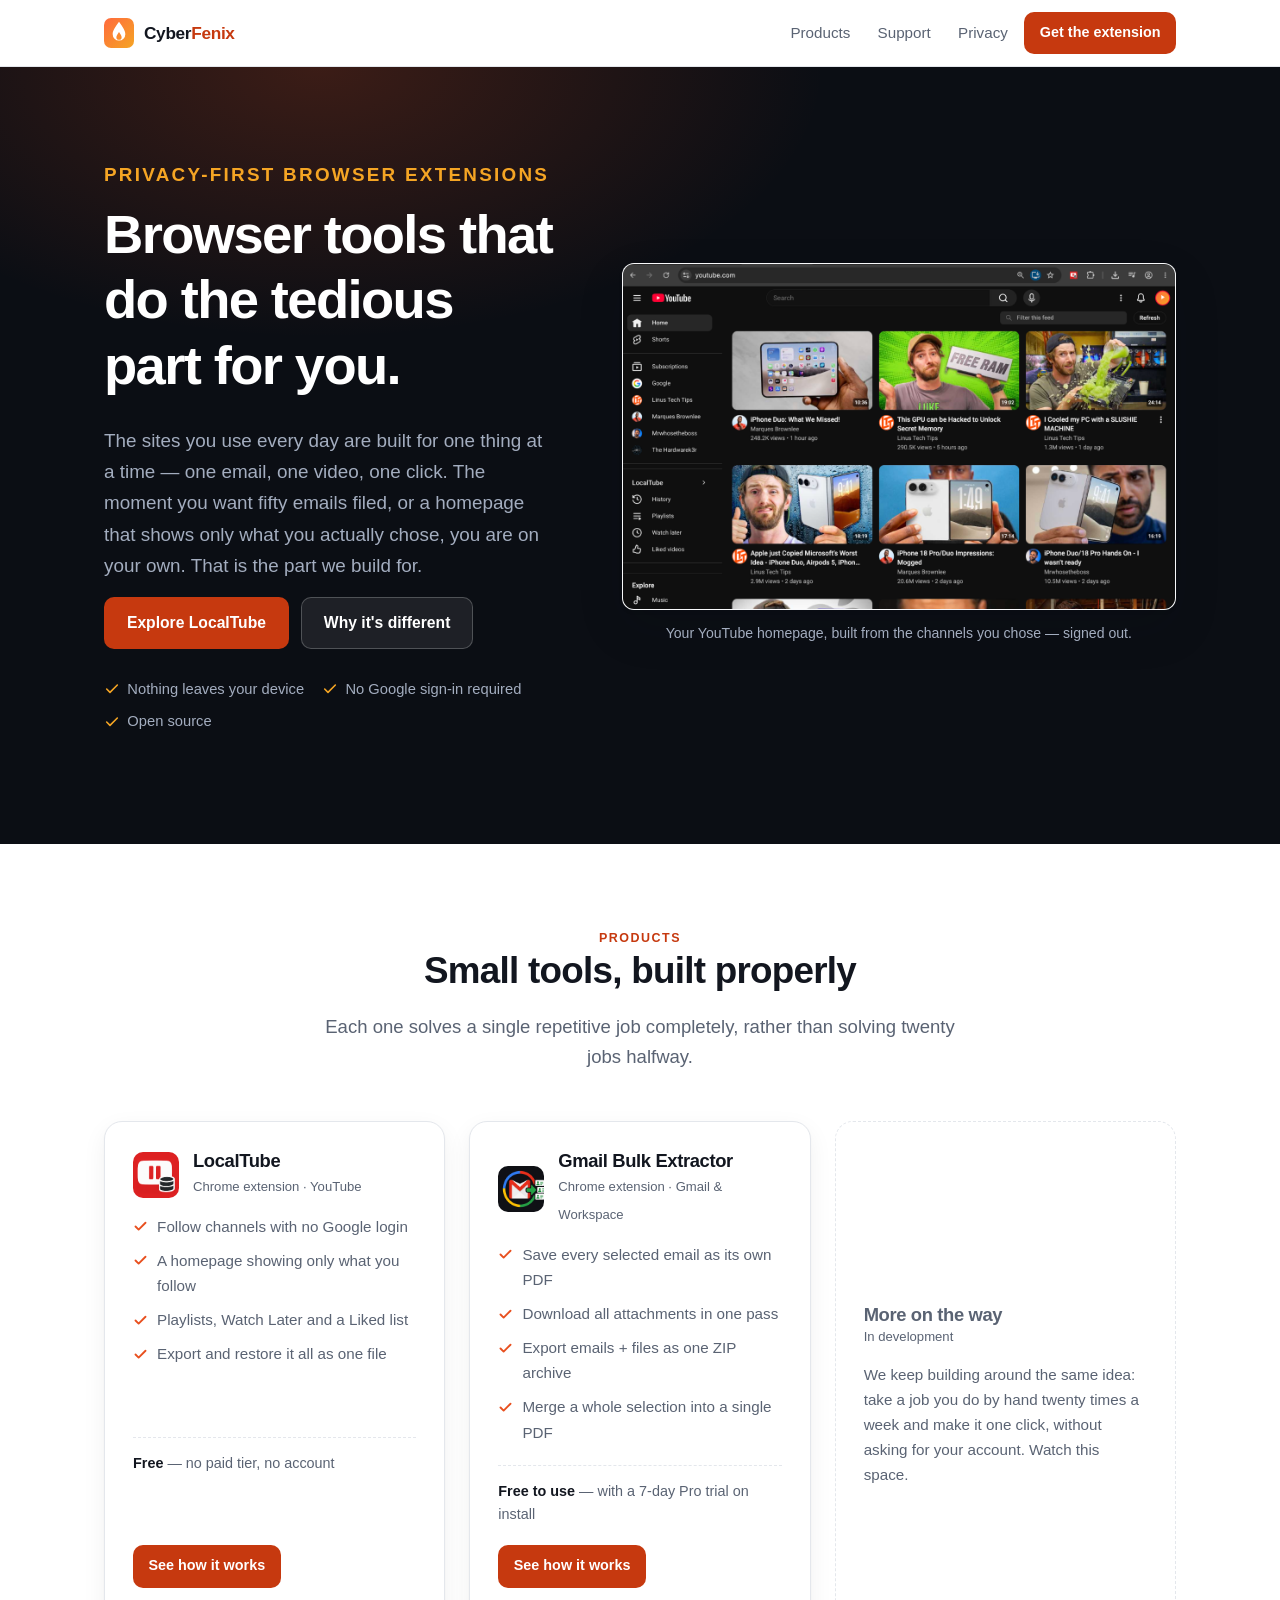
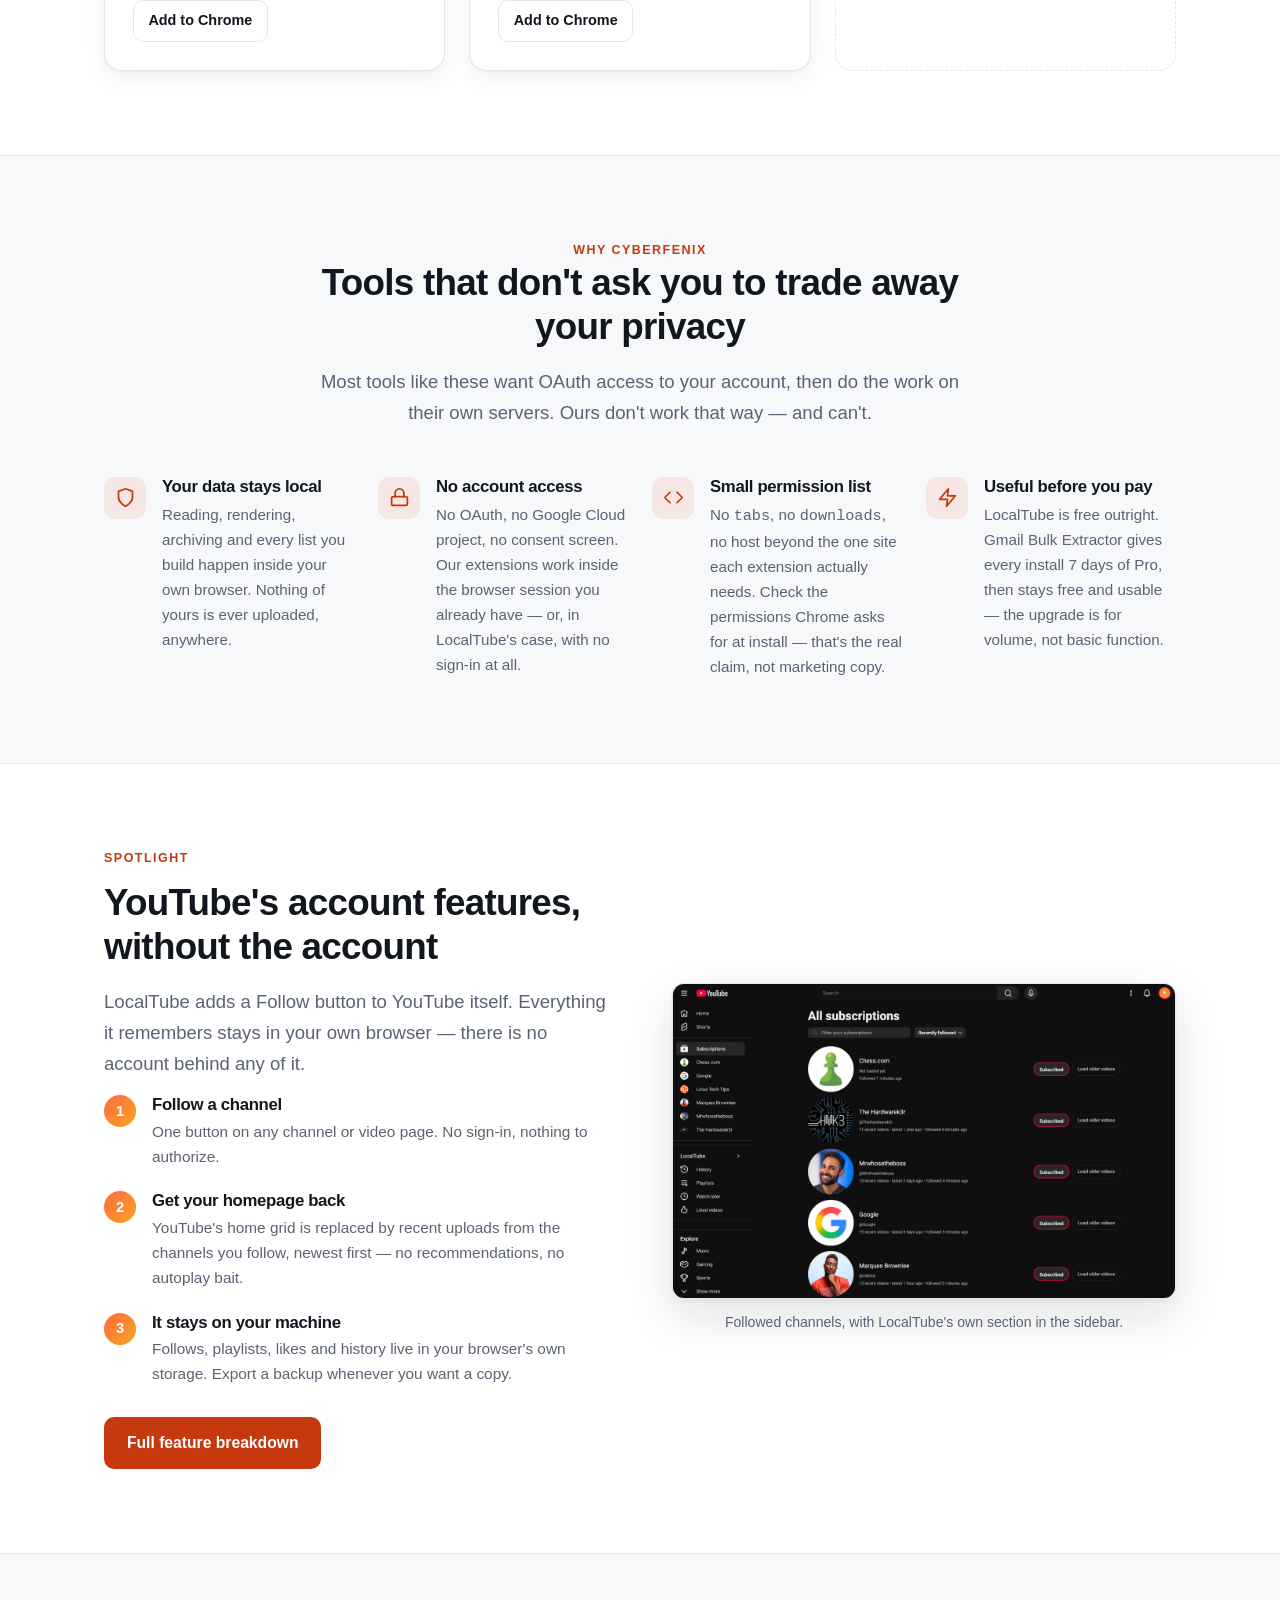
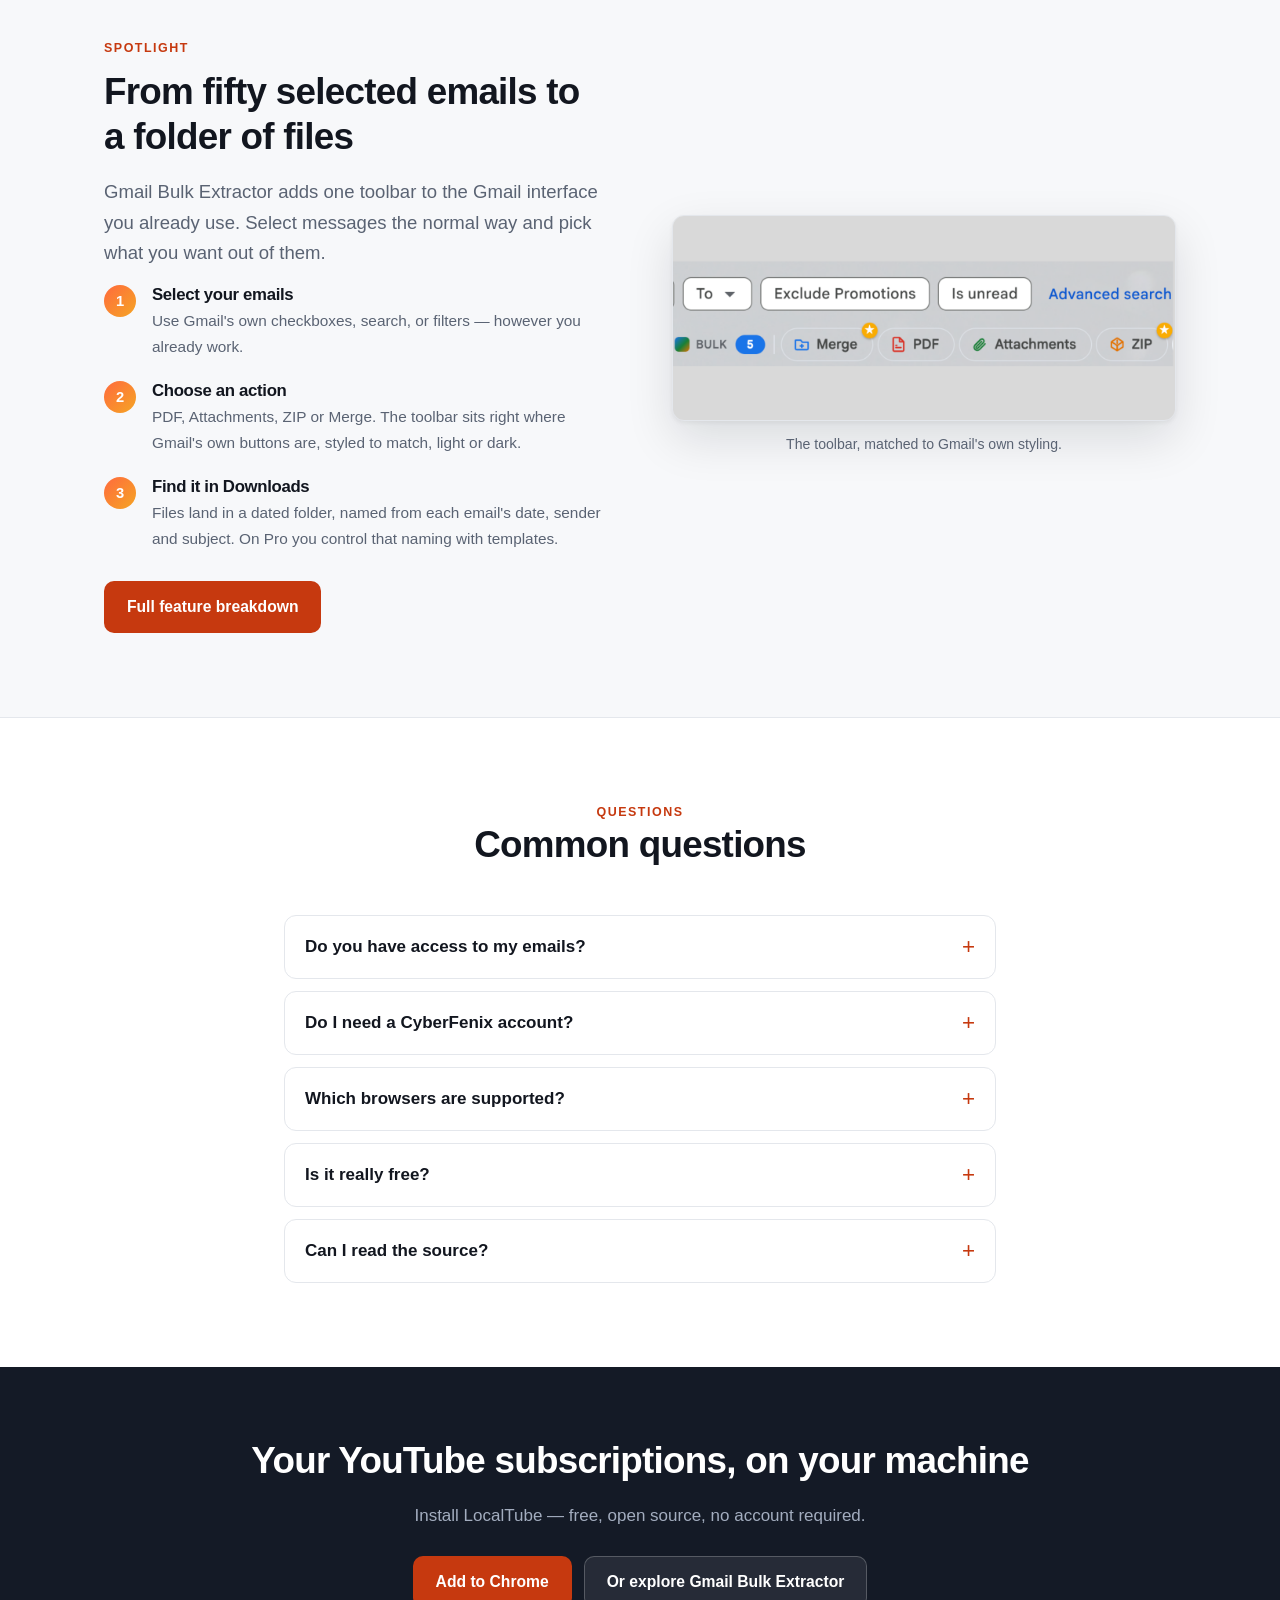
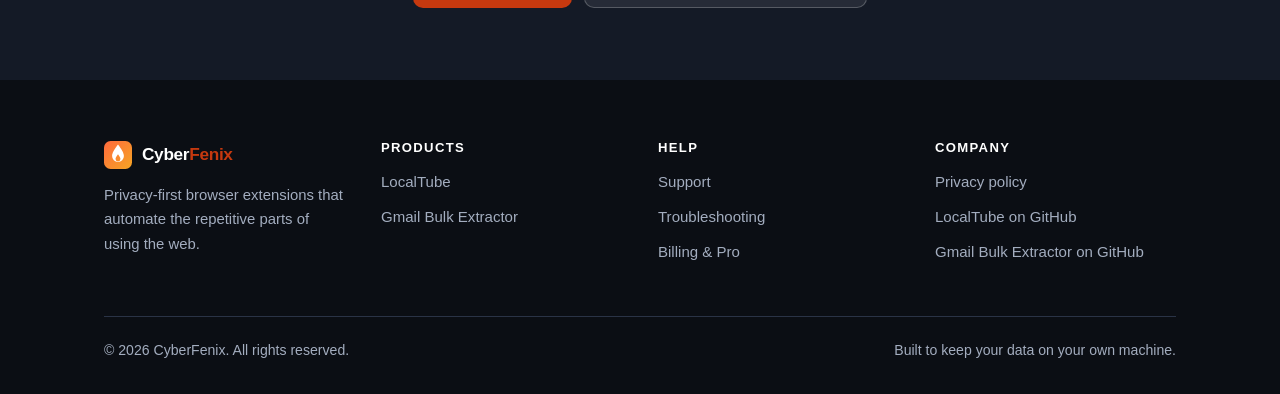
<file: index.html>
<!doctype html>
<html lang="en">
<head>
<meta charset="utf-8">
<meta name="viewport" content="width=device-width, initial-scale=1">
<title>CyberFenix — Browser tools that do the tedious part for you</title>
<meta name="description" content="CyberFenix builds privacy-first browser extensions that do the repetitive parts of the web for you — using YouTube with local subscriptions and playlists, and bulk-saving Gmail emails as PDFs — without giving any app access to your account.">
<link rel="canonical" href="https://cyber-fenix.github.io/">
<link rel="icon" href="assets/img/logo.svg" type="image/svg+xml">
<link rel="apple-touch-icon" href="assets/img/apple-touch-icon.png">
<meta name="theme-color" content="#0b0e14">
<meta property="og:type" content="website">
<meta property="og:site_name" content="CyberFenix">
<meta property="og:title" content="CyberFenix — Browser tools that do the tedious part for you">
<meta property="og:description" content="Privacy-first browser extensions that take the repetitive work off your hands. Nothing leaves your device.">
<meta property="og:url" content="https://cyber-fenix.github.io/">
<meta property="og:image" content="https://cyber-fenix.github.io/assets/img/og-image.png">
<meta name="twitter:card" content="summary_large_image">
<link rel="stylesheet" href="assets/css/site.css">
</head>
<body>
<a class="skip" href="#main">Skip to content</a>

<header class="site-header">
  <div class="wrap">
    <a class="brand" href="./">
      <svg width="30" height="30" viewBox="0 0 64 64" aria-hidden="true">
        <defs><linearGradient id="bg1" x1="0" y1="0" x2="1" y2="1">
          <stop offset="0" stop-color="#ff6a3d"/><stop offset="1" stop-color="#f5a524"/>
        </linearGradient></defs>
        <rect width="64" height="64" rx="15" fill="url(#bg1)"/>
        <path fill="#fff" fill-rule="evenodd" d="M32 8c8.5 12 13.5 19 13.5 26.5a13.5 13.5 0 0 1-27 0C18.5 27 23.5 20 32 8zm0 22c3.6 5.2 5.6 8.2 5.6 11a5.6 5.6 0 0 1-11.2 0c0-2.8 2-5.8 5.6-11z"/>
      </svg>
      <span>Cyber<span class="fen">Fenix</span></span>
    </a>
    <nav class="nav" aria-label="Main">
      <a href="#products">Products</a>
      <a href="support/">Support</a>
      <a href="privacy/">Privacy</a>
      <a class="btn btn-primary btn-sm" href="products/localtube/">Get the extension</a>
    </nav>
  </div>
</header>

<main id="main">

  <section class="hero">
    <div class="wrap hero-grid wide-media">
      <div>
        <p class="eyebrow">Privacy-first browser extensions</p>
        <h1>Browser tools that do the tedious part for you.</h1>
        <p>The sites you use every day are built for one thing at a time — one email,
           one video, one click. The moment you want fifty emails filed, or a homepage
           that shows only what you actually chose, you are on your own. That is the
           part we build for.</p>
        <div class="btn-row">
          <a class="btn btn-primary" href="products/localtube/">Explore LocalTube</a>
          <a class="btn btn-on-ink" href="#why">Why it's different</a>
        </div>
        <ul class="hero-badges">
          <li>
            <svg width="16" height="16" viewBox="0 0 24 24" fill="none" stroke="currentColor" stroke-width="2.4" stroke-linecap="round" stroke-linejoin="round" aria-hidden="true"><path d="M20 6 9 17l-5-5"/></svg>
            Nothing leaves your device
          </li>
          <li>
            <svg width="16" height="16" viewBox="0 0 24 24" fill="none" stroke="currentColor" stroke-width="2.4" stroke-linecap="round" stroke-linejoin="round" aria-hidden="true"><path d="M20 6 9 17l-5-5"/></svg>
            No Google sign-in required
          </li>
          <li>
            <svg width="16" height="16" viewBox="0 0 24 24" fill="none" stroke="currentColor" stroke-width="2.4" stroke-linecap="round" stroke-linejoin="round" aria-hidden="true"><path d="M20 6 9 17l-5-5"/></svg>
            Open source
          </li>
        </ul>
      </div>
      <figure class="shot">
        <img src="assets/img/localtube-shot-home.png" width="1280" height="800"
             alt="A YouTube homepage showing only videos from followed channels, with a LocalTube section added to the sidebar">
        <figcaption>Your YouTube homepage, built from the channels you chose — signed out.</figcaption>
      </figure>
    </div>
  </section>

  <section class="section" id="products">
    <div class="wrap">
      <div class="section-head">
        <p class="eyebrow">Products</p>
        <h2>Small tools, built properly</h2>
        <p class="lede">Each one solves a single repetitive job completely, rather than
           solving twenty jobs halfway.</p>
      </div>

      <div class="grid grid-3">

        <article class="card">
          <div class="card-head">
            <img src="assets/img/localtube-icon.png" width="46" height="46" alt="">
            <div>
              <h3>LocalTube</h3>
              <span class="tag">Chrome extension · YouTube</span>
            </div>
          </div>
          <ul>
            <li><svg width="15" height="15" viewBox="0 0 24 24" fill="none" stroke="currentColor" stroke-width="3" stroke-linecap="round" stroke-linejoin="round" aria-hidden="true"><path d="M20 6 9 17l-5-5"/></svg> Follow channels with no Google login</li>
            <li><svg width="15" height="15" viewBox="0 0 24 24" fill="none" stroke="currentColor" stroke-width="3" stroke-linecap="round" stroke-linejoin="round" aria-hidden="true"><path d="M20 6 9 17l-5-5"/></svg> A homepage showing only what you follow</li>
            <li><svg width="15" height="15" viewBox="0 0 24 24" fill="none" stroke="currentColor" stroke-width="3" stroke-linecap="round" stroke-linejoin="round" aria-hidden="true"><path d="M20 6 9 17l-5-5"/></svg> Playlists, Watch Later and a Liked list</li>
            <li><svg width="15" height="15" viewBox="0 0 24 24" fill="none" stroke="currentColor" stroke-width="3" stroke-linecap="round" stroke-linejoin="round" aria-hidden="true"><path d="M20 6 9 17l-5-5"/></svg> Export and restore it all as one file</li>
          </ul>
          <p class="price"><b>Free</b> — no paid tier, no account</p>
          <div class="btn-row">
            <a class="btn btn-primary btn-sm" href="products/localtube/">See how it works</a>
            <a class="btn btn-ghost btn-sm" href="https://chromewebstore.google.com/detail/localtube-subscriptions-p/npdpcnchpbekajcgmlihancillfdphhd">Add to Chrome</a>
          </div>
        </article>

        <article class="card">
          <div class="card-head">
            <img src="assets/img/gbe-icon.png" width="46" height="46" alt="">
            <div>
              <h3>Gmail Bulk Extractor</h3>
              <span class="tag">Chrome extension · Gmail &amp; Workspace</span>
            </div>
          </div>
          <ul>
            <li><svg width="15" height="15" viewBox="0 0 24 24" fill="none" stroke="currentColor" stroke-width="3" stroke-linecap="round" stroke-linejoin="round" aria-hidden="true"><path d="M20 6 9 17l-5-5"/></svg> Save every selected email as its own PDF</li>
            <li><svg width="15" height="15" viewBox="0 0 24 24" fill="none" stroke="currentColor" stroke-width="3" stroke-linecap="round" stroke-linejoin="round" aria-hidden="true"><path d="M20 6 9 17l-5-5"/></svg> Download all attachments in one pass</li>
            <li><svg width="15" height="15" viewBox="0 0 24 24" fill="none" stroke="currentColor" stroke-width="3" stroke-linecap="round" stroke-linejoin="round" aria-hidden="true"><path d="M20 6 9 17l-5-5"/></svg> Export emails + files as one ZIP archive</li>
            <li><svg width="15" height="15" viewBox="0 0 24 24" fill="none" stroke="currentColor" stroke-width="3" stroke-linecap="round" stroke-linejoin="round" aria-hidden="true"><path d="M20 6 9 17l-5-5"/></svg> Merge a whole selection into a single PDF</li>
          </ul>
          <p class="price"><b>Free to use</b> — with a 7-day Pro trial on install</p>
          <div class="btn-row">
            <a class="btn btn-primary btn-sm" href="products/gmail-bulk-extractor/">See how it works</a>
            <a class="btn btn-ghost btn-sm" href="https://chromewebstore.google.com/detail/gmail-bulk-extractor/kiplmkbhobmlolkeodgophegcdphiolp">Add to Chrome</a>
          </div>
        </article>

        <article class="card card-soon">
          <h3>More on the way</h3>
          <p class="tag" style="margin-bottom:14px">In development</p>
          <p>We keep building around the same idea: take a job you do by hand twenty times
             a week and make it one click, without asking for your account. Watch this space.</p>
        </article>

      </div>
    </div>
  </section>

  <section class="section section-alt" id="why">
    <div class="wrap">
      <div class="section-head">
        <p class="eyebrow">Why CyberFenix</p>
        <h2>Tools that don't ask you to trade away your privacy</h2>
        <p class="lede">Most tools like these want OAuth access to your account, then do the work
           on their own servers. Ours don't work that way — and can't.</p>
      </div>

      <div class="grid grid-4">
        <div class="value">
          <span class="ico" aria-hidden="true">
            <svg width="21" height="21" viewBox="0 0 24 24" fill="none" stroke="currentColor" stroke-width="2" stroke-linecap="round" stroke-linejoin="round"><path d="M12 22s8-4 8-10V5l-8-3-8 3v7c0 6 8 10 8 10z"/></svg>
          </span>
          <div>
            <h3>Your data stays local</h3>
            <p>Reading, rendering, archiving and every list you build happen inside your own
               browser. Nothing of yours is ever uploaded, anywhere.</p>
          </div>
        </div>
        <div class="value">
          <span class="ico" aria-hidden="true">
            <svg width="21" height="21" viewBox="0 0 24 24" fill="none" stroke="currentColor" stroke-width="2" stroke-linecap="round" stroke-linejoin="round"><rect x="3" y="11" width="18" height="10" rx="2"/><path d="M7 11V7a5 5 0 0 1 10 0v4"/></svg>
          </span>
          <div>
            <h3>No account access</h3>
            <p>No OAuth, no Google Cloud project, no consent screen. Our extensions work
               inside the browser session you already have — or, in LocalTube's case, with
               no sign-in at all.</p>
          </div>
        </div>
        <div class="value">
          <span class="ico" aria-hidden="true">
            <svg width="21" height="21" viewBox="0 0 24 24" fill="none" stroke="currentColor" stroke-width="2" stroke-linecap="round" stroke-linejoin="round"><path d="m16 18 6-6-6-6M8 6l-6 6 6 6"/></svg>
          </span>
          <div>
            <h3>Small permission list</h3>
            <p>No <code>tabs</code>, no <code>downloads</code>, no host beyond the one site
               each extension actually needs. Check the permissions Chrome asks for at
               install — that's the real claim, not marketing copy.</p>
          </div>
        </div>
        <div class="value">
          <span class="ico" aria-hidden="true">
            <svg width="21" height="21" viewBox="0 0 24 24" fill="none" stroke="currentColor" stroke-width="2" stroke-linecap="round" stroke-linejoin="round"><path d="M13 2 3 14h9l-1 8 10-12h-9l1-8z"/></svg>
          </span>
          <div>
            <h3>Useful before you pay</h3>
            <p>LocalTube is free outright. Gmail Bulk Extractor gives every install 7 days of
               Pro, then stays free and usable — the upgrade is for volume, not basic function.</p>
          </div>
        </div>
      </div>
    </div>
  </section>

  <section class="section">
    <div class="wrap split">
      <div>
        <p class="eyebrow">Spotlight</p>
        <h2>YouTube's account features, without the account</h2>
        <p class="lede">LocalTube adds a Follow button to YouTube itself. Everything it
           remembers stays in your own browser — there is no account behind any of it.</p>
        <ol class="steps">
          <li>
            <div>
              <h3>Follow a channel</h3>
              <p>One button on any channel or video page. No sign-in, nothing to authorize.</p>
            </div>
          </li>
          <li>
            <div>
              <h3>Get your homepage back</h3>
              <p>YouTube's home grid is replaced by recent uploads from the channels you
                 follow, newest first — no recommendations, no autoplay bait.</p>
            </div>
          </li>
          <li>
            <div>
              <h3>It stays on your machine</h3>
              <p>Follows, playlists, likes and history live in your browser's own storage.
                 Export a backup whenever you want a copy.</p>
            </div>
          </li>
        </ol>
        <div class="btn-row" style="margin-top:30px">
          <a class="btn btn-primary" href="products/localtube/">Full feature breakdown</a>
        </div>
      </div>
      <figure class="shot media">
        <img src="assets/img/localtube-shot-subscriptions.png" width="1280" height="800"
             alt="LocalTube's Subscriptions page listing followed YouTube channels, laid out like YouTube's own">
        <figcaption>Followed channels, with LocalTube's own section in the sidebar.</figcaption>
      </figure>
    </div>
  </section>

  <section class="section section-alt">
    <div class="wrap split">
      <div>
        <p class="eyebrow">Spotlight</p>
        <h2>From fifty selected emails to a folder of files</h2>
        <p class="lede">Gmail Bulk Extractor adds one toolbar to the Gmail interface you
           already use. Select messages the normal way and pick what you want out of them.</p>
        <ol class="steps">
          <li>
            <div>
              <h3>Select your emails</h3>
              <p>Use Gmail's own checkboxes, search, or filters — however you already work.</p>
            </div>
          </li>
          <li>
            <div>
              <h3>Choose an action</h3>
              <p>PDF, Attachments, ZIP or Merge. The toolbar sits right where Gmail's own
                 buttons are, styled to match, light or dark.</p>
            </div>
          </li>
          <li>
            <div>
              <h3>Find it in Downloads</h3>
              <p>Files land in a dated folder, named from each email's date, sender and
                 subject. On Pro you control that naming with templates.</p>
            </div>
          </li>
        </ol>
        <div class="btn-row" style="margin-top:30px">
          <a class="btn btn-primary" href="products/gmail-bulk-extractor/">Full feature breakdown</a>
        </div>
      </div>
      <figure class="shot media">
        <img src="assets/img/gbe-toolbar.png" width="1280" height="520"
             alt="Close-up of the CyberFenix toolbar in Gmail showing the PDF, Attachments, ZIP and Merge buttons">
        <figcaption>The toolbar, matched to Gmail's own styling.</figcaption>
      </figure>
    </div>
  </section>

  <section class="section">
    <div class="wrap wrap-narrow">
      <div class="section-head">
        <p class="eyebrow">Questions</p>
        <h2>Common questions</h2>
      </div>
      <div class="faq">
        <details>
          <summary>Do you have access to my emails?</summary>
          <p>No. Our extensions run entirely in your browser and read mail through the
             Gmail session you are already signed into. There is no server of ours in the
             path, no OAuth token, and no copy of your mail anywhere but your own machine.</p>
        </details>
        <details>
          <summary>Do I need a CyberFenix account?</summary>
          <p>No. There is nothing to sign up for. If you choose to upgrade to Pro, payment
             is handled by ExtensionPay and Stripe, and the only thing stored is whether
             your licence is active.</p>
        </details>
        <details>
          <summary>Which browsers are supported?</summary>
          <p>Chrome, and Chromium-based browsers that install from the Chrome Web Store —
             Edge, Brave, Opera and Vivaldi. Firefox and Safari are not supported today.</p>
        </details>
        <details>
          <summary>Is it really free?</summary>
          <p>LocalTube is free outright — there is no paid tier and nothing to unlock.
             Gmail Bulk Extractor is free with a limit: every install starts with 7 days of
             full Pro, after which the core actions stay free up to 100 emails a week, and
             Pro lifts the limit and unlocks ZIP export, Merge, and custom file naming.</p>
        </details>
        <details>
          <summary>Can I read the source?</summary>
          <p>Both are. <a href="https://github.com/cyber-fenix/localtube">LocalTube</a>
             and <a href="https://github.com/cyber-fenix/gmail-bulk-extractor">Gmail Bulk Extractor</a>
             are on GitHub under the MIT licence, including the exact code that ships to the
             Web Store.</p>
        </details>
      </div>
    </div>
  </section>

  <section class="cta-band">
    <div class="wrap">
      <h2>Your YouTube subscriptions, on your machine</h2>
      <p>Install LocalTube — free, open source, no account required.</p>
      <div class="btn-row btn-row-center" style="margin-top:26px">
        <a class="btn btn-primary" href="https://chromewebstore.google.com/detail/localtube-subscriptions-p/npdpcnchpbekajcgmlihancillfdphhd">Add to Chrome</a>
        <a class="btn btn-on-ink" href="products/gmail-bulk-extractor/">Or explore Gmail Bulk Extractor</a>
      </div>
    </div>
  </section>

</main>

<footer class="site-footer">
  <div class="wrap">
    <div class="footer-grid">
      <div class="footer-brand">
        <a class="brand" href="./">
          <svg width="28" height="28" viewBox="0 0 64 64" aria-hidden="true">
            <defs><linearGradient id="bg2" x1="0" y1="0" x2="1" y2="1">
              <stop offset="0" stop-color="#ff6a3d"/><stop offset="1" stop-color="#f5a524"/>
            </linearGradient></defs>
            <rect width="64" height="64" rx="15" fill="url(#bg2)"/>
            <path fill="#fff" fill-rule="evenodd" d="M32 8c8.5 12 13.5 19 13.5 26.5a13.5 13.5 0 0 1-27 0C18.5 27 23.5 20 32 8zm0 22c3.6 5.2 5.6 8.2 5.6 11a5.6 5.6 0 0 1-11.2 0c0-2.8 2-5.8 5.6-11z"/>
          </svg>
          <span>Cyber<span class="fen">Fenix</span></span>
        </a>
        <p>Privacy-first browser extensions that automate the repetitive parts of using
           the web.</p>
      </div>
      <div>
        <h4>Products</h4>
        <ul>
          <li><a href="products/localtube/">LocalTube</a></li>
          <li><a href="products/gmail-bulk-extractor/">Gmail Bulk Extractor</a></li>
        </ul>
      </div>
      <div>
        <h4>Help</h4>
        <ul>
          <li><a href="support/">Support</a></li>
          <li><a href="support/#troubleshooting">Troubleshooting</a></li>
          <li><a href="support/#billing">Billing &amp; Pro</a></li>
        </ul>
      </div>
      <div>
        <h4>Company</h4>
        <ul>
          <li><a href="privacy/">Privacy policy</a></li>
          <li><a href="https://github.com/cyber-fenix/localtube">LocalTube on GitHub</a></li>
          <li><a href="https://github.com/cyber-fenix/gmail-bulk-extractor">Gmail Bulk Extractor on GitHub</a></li>
        </ul>
      </div>
    </div>
    <div class="footer-bottom">
      <span>© 2026 CyberFenix. All rights reserved.</span>
      <span>Built to keep your data on your own machine.</span>
    </div>
  </div>
</footer>

</body>
</html>
</file>
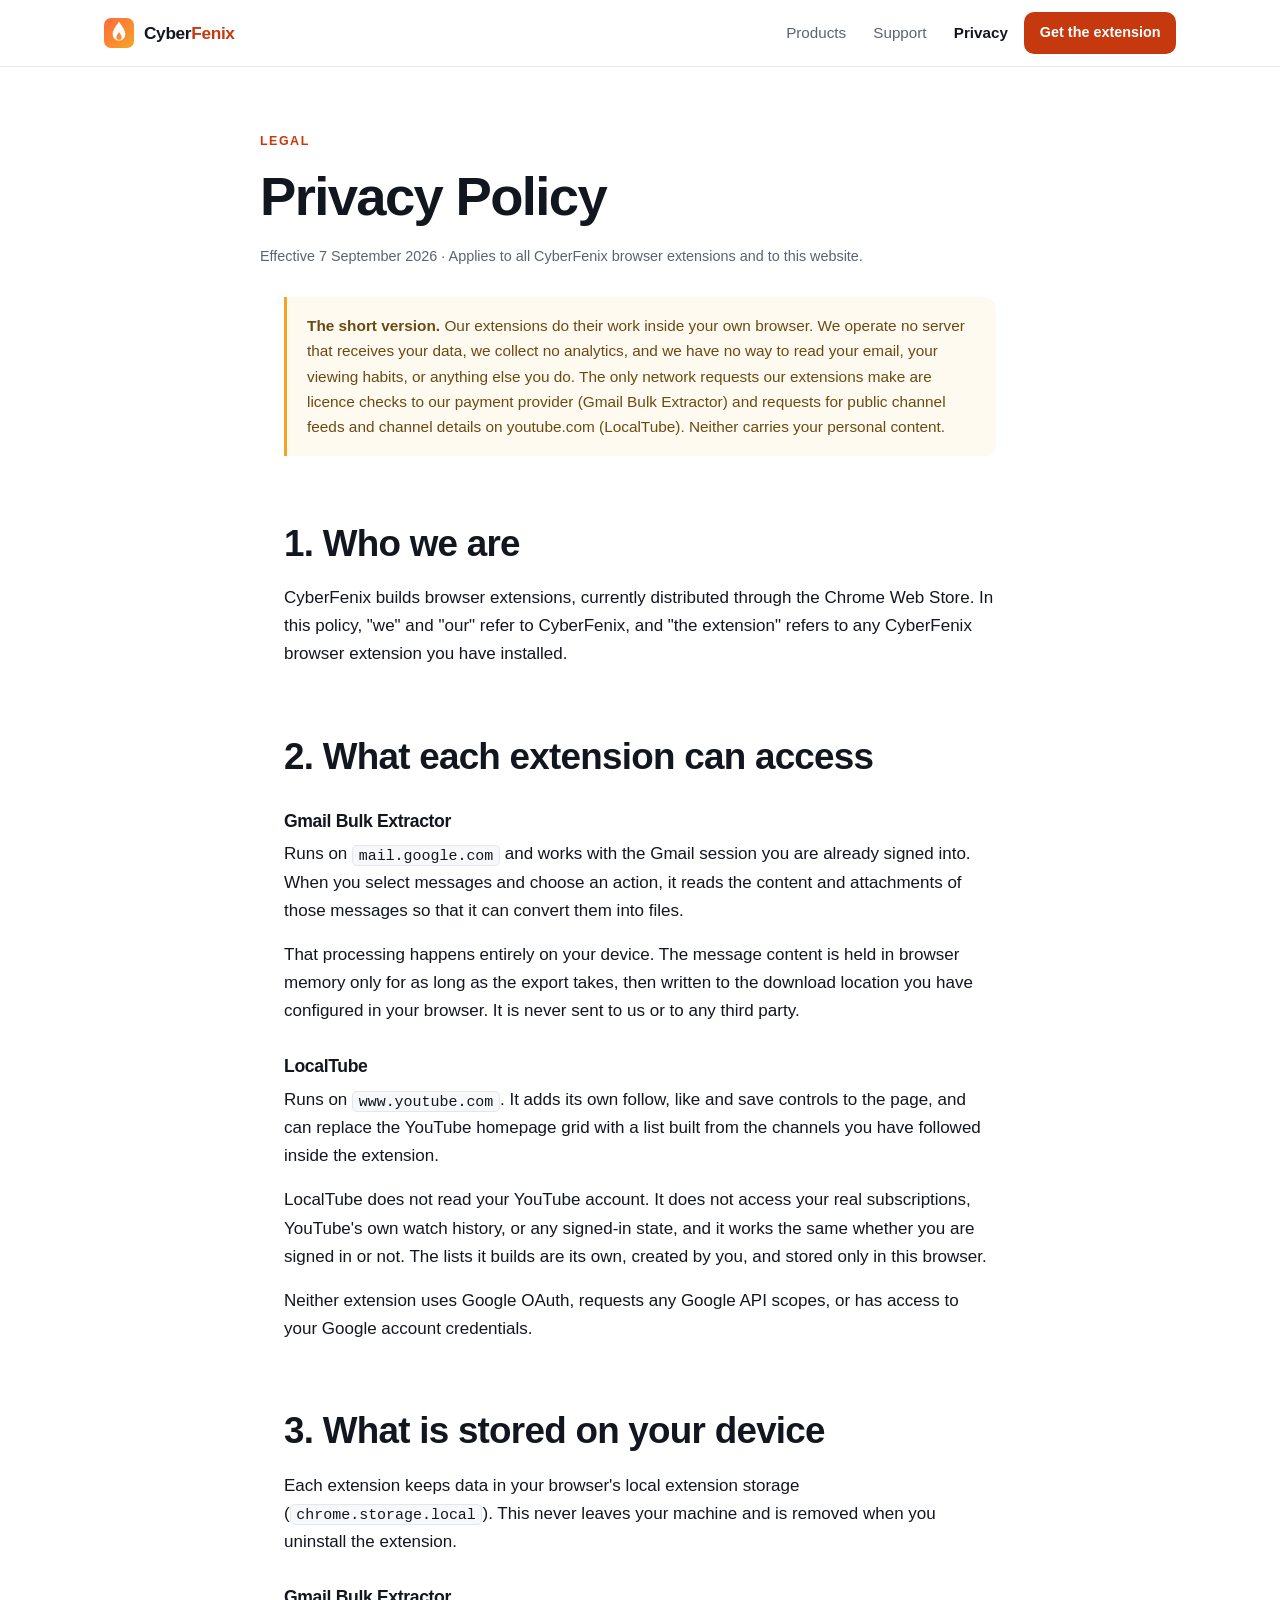
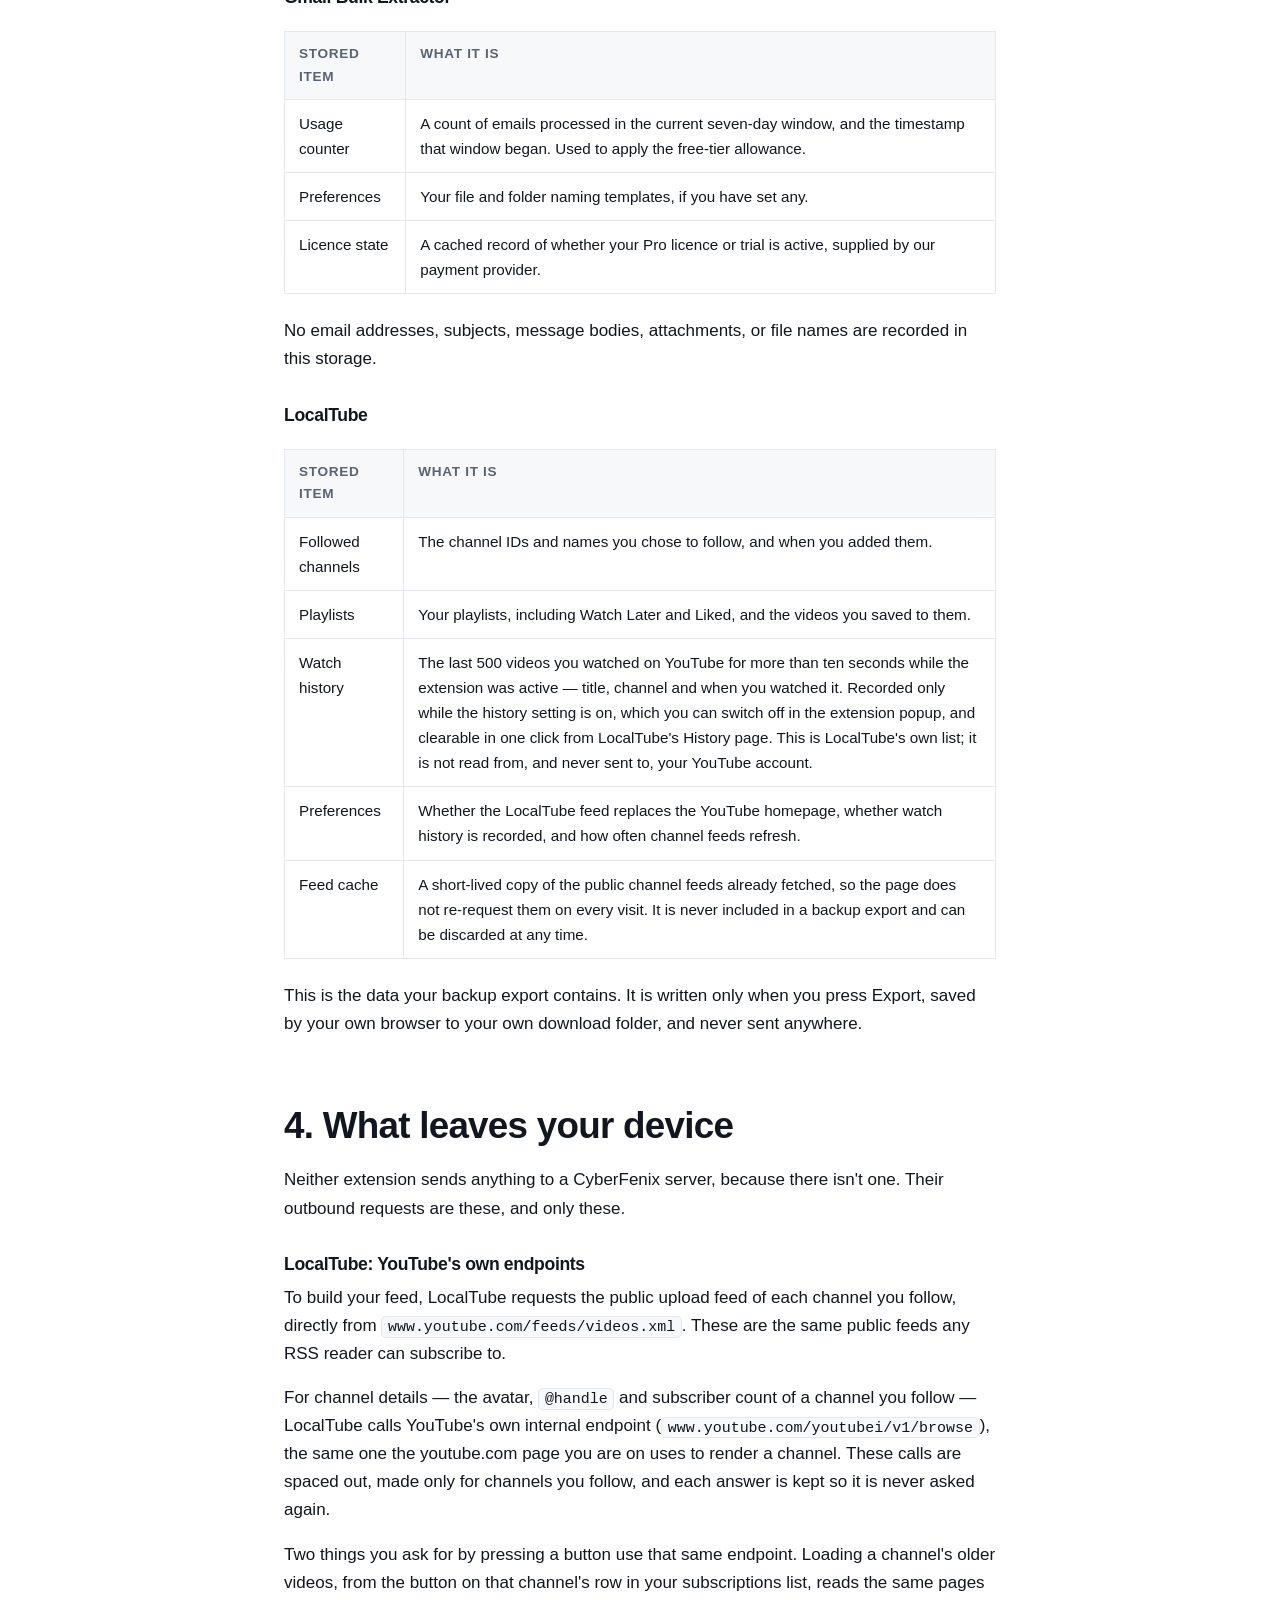
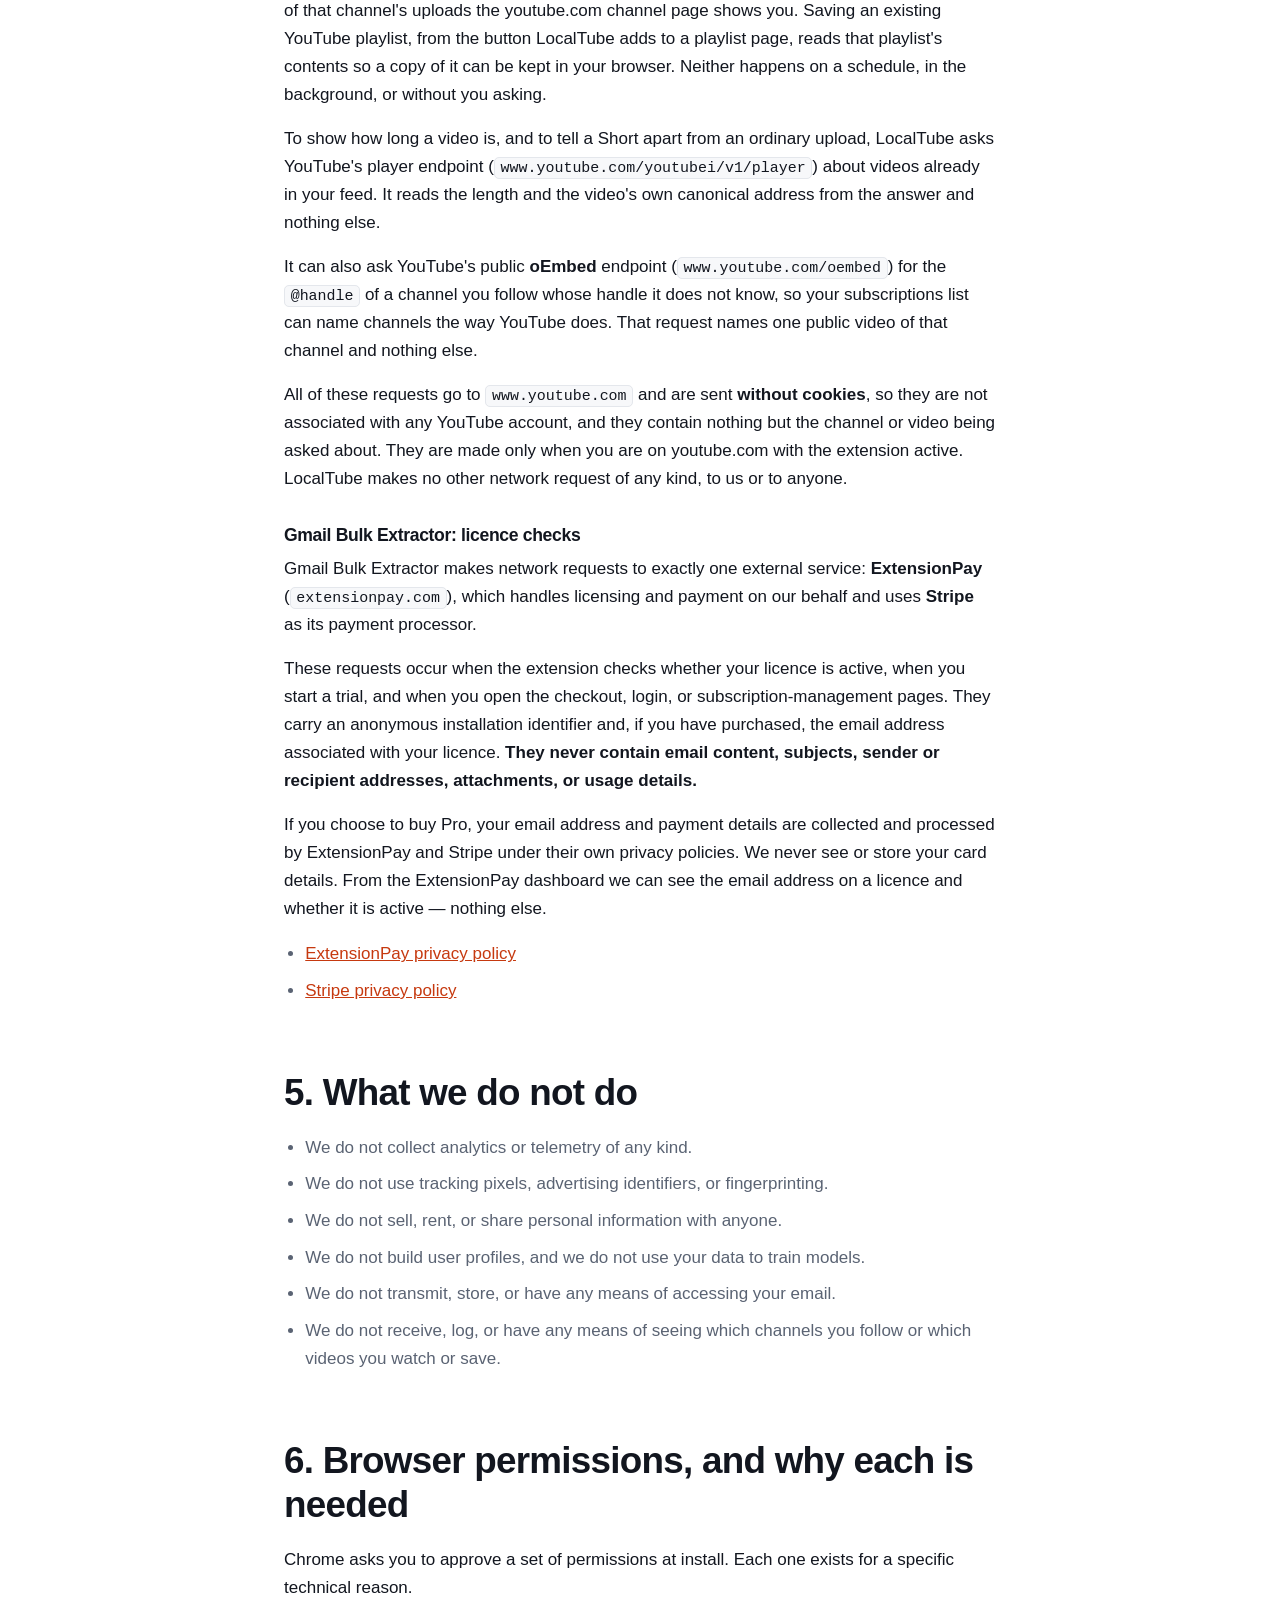
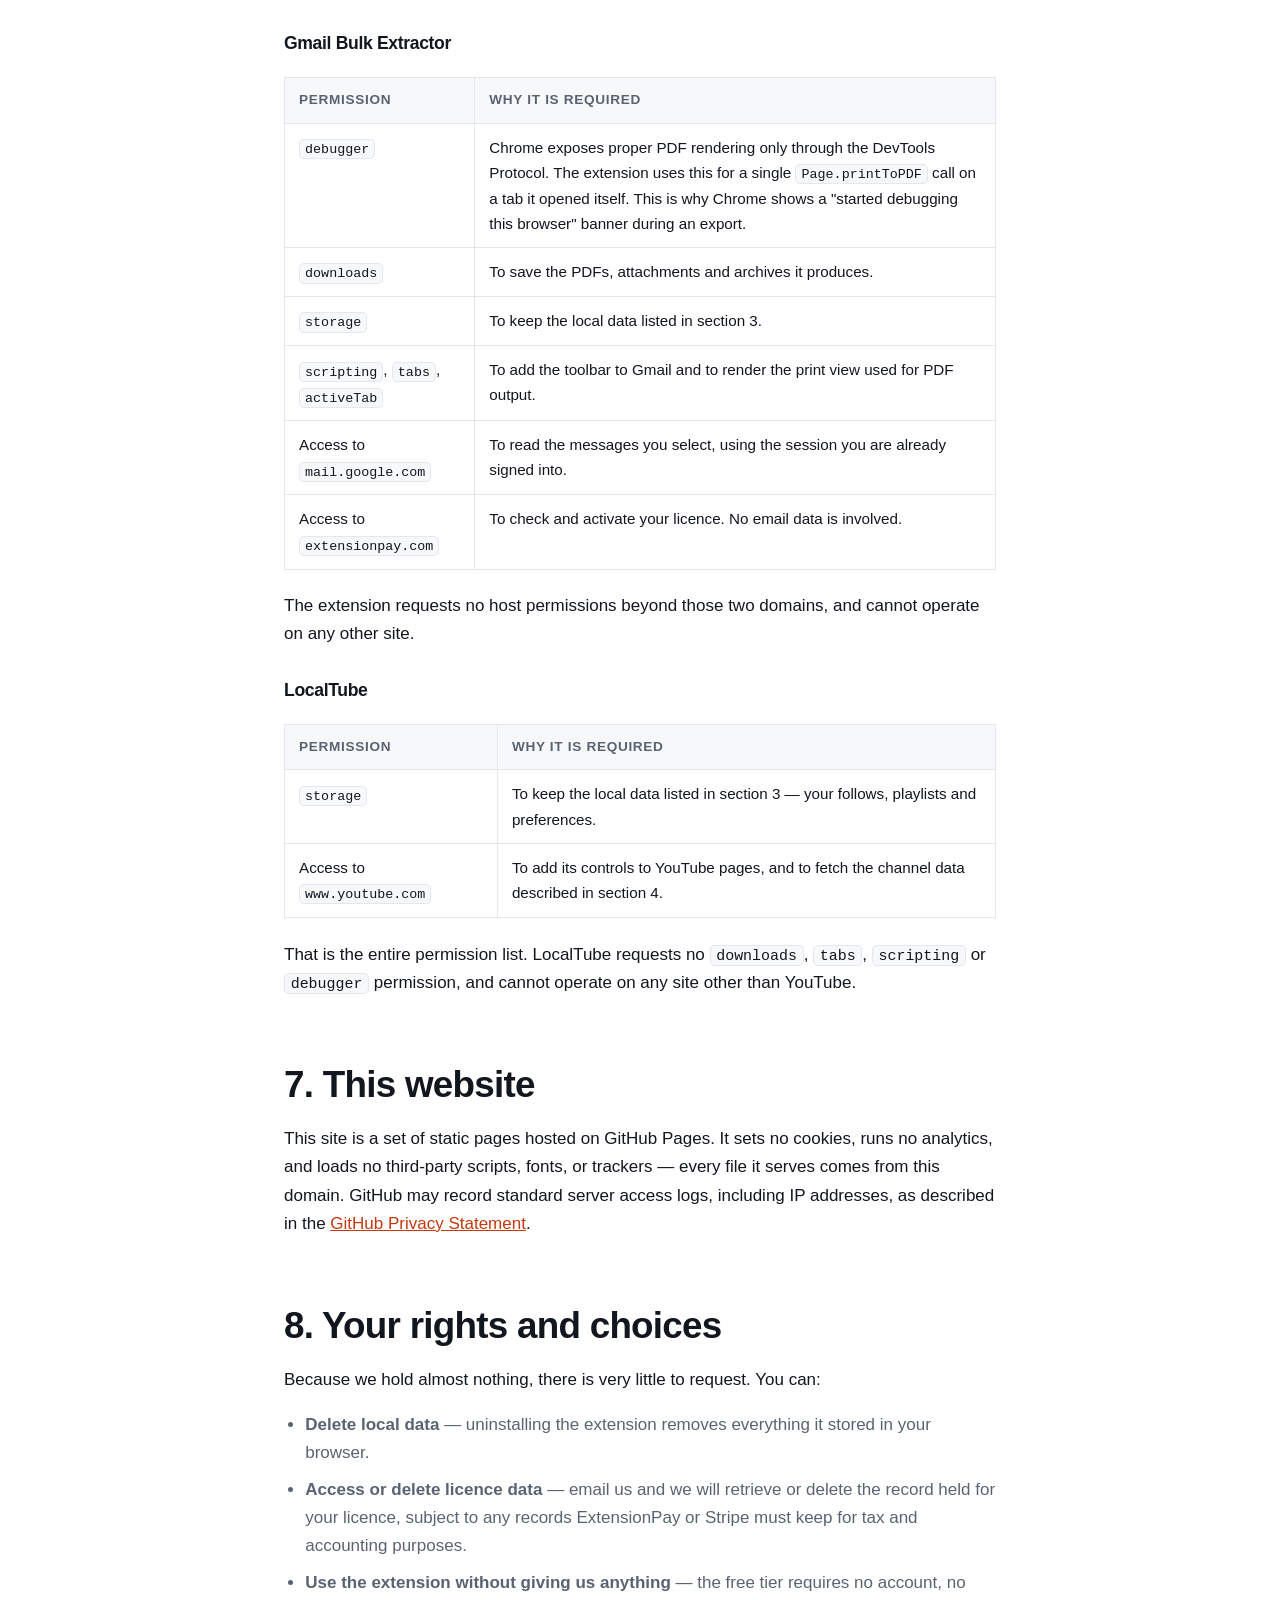
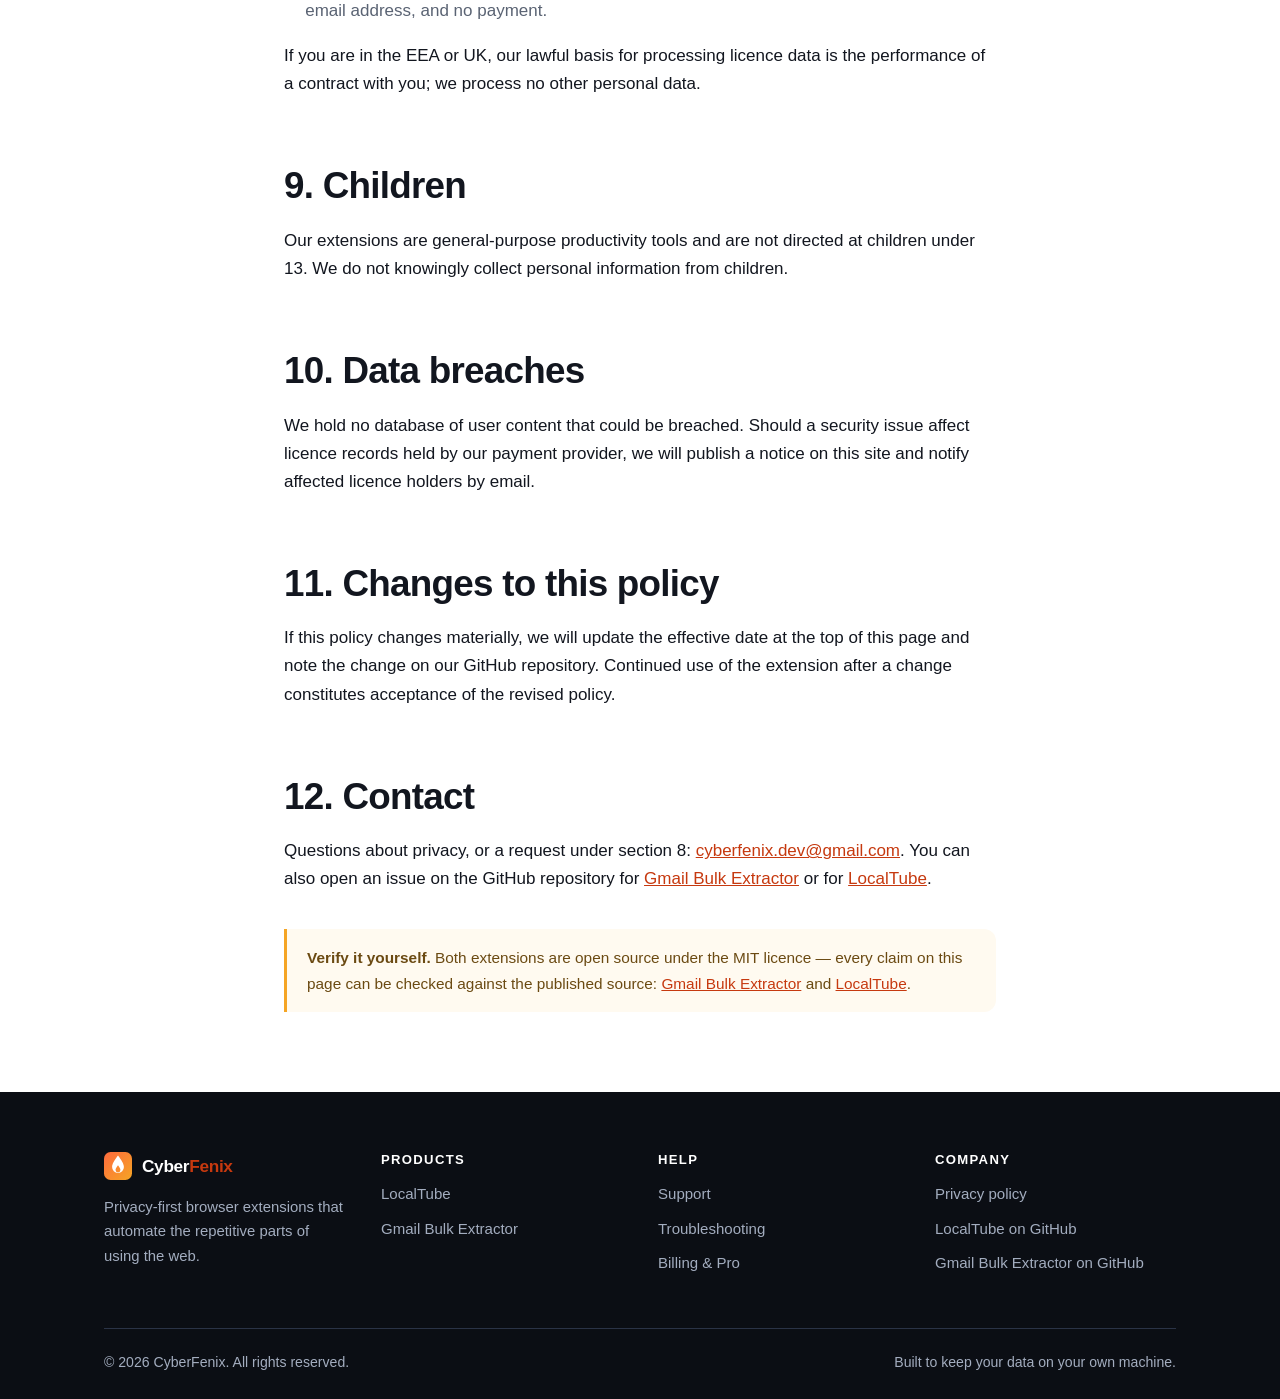
<file: privacy/index.html>
<!doctype html>
<html lang="en">
<head>
<meta charset="utf-8">
<meta name="viewport" content="width=device-width, initial-scale=1">
<title>Privacy Policy | CyberFenix</title>
<meta name="description" content="The CyberFenix privacy policy: what our browser extensions can access, what is stored on your device, and what is never transmitted anywhere.">
<link rel="canonical" href="https://cyber-fenix.github.io/privacy/">
<link rel="icon" href="../assets/img/logo.svg" type="image/svg+xml">
<link rel="apple-touch-icon" href="../assets/img/apple-touch-icon.png">
<meta name="theme-color" content="#0b0e14">
<meta property="og:type" content="website">
<meta property="og:site_name" content="CyberFenix">
<meta property="og:title" content="Privacy Policy | CyberFenix">
<meta property="og:description" content="What our extensions access, what stays on your device, and what is never transmitted.">
<meta property="og:url" content="https://cyber-fenix.github.io/privacy/">
<meta property="og:image" content="https://cyber-fenix.github.io/assets/img/og-image.png">
<link rel="stylesheet" href="../assets/css/site.css">
</head>
<body>
<a class="skip" href="#main">Skip to content</a>

<header class="site-header">
  <div class="wrap">
    <a class="brand" href="../">
      <svg width="30" height="30" viewBox="0 0 64 64" aria-hidden="true">
        <defs><linearGradient id="bg1" x1="0" y1="0" x2="1" y2="1">
          <stop offset="0" stop-color="#ff6a3d"/><stop offset="1" stop-color="#f5a524"/>
        </linearGradient></defs>
        <rect width="64" height="64" rx="15" fill="url(#bg1)"/>
        <path fill="#fff" fill-rule="evenodd" d="M32 8c8.5 12 13.5 19 13.5 26.5a13.5 13.5 0 0 1-27 0C18.5 27 23.5 20 32 8zm0 22c3.6 5.2 5.6 8.2 5.6 11a5.6 5.6 0 0 1-11.2 0c0-2.8 2-5.8 5.6-11z"/>
      </svg>
      <span>Cyber<span class="fen">Fenix</span></span>
    </a>
    <nav class="nav" aria-label="Main">
      <a href="../#products">Products</a>
      <a href="../support/">Support</a>
      <a href="./" aria-current="page">Privacy</a>
      <a class="btn btn-primary btn-sm" href="../products/localtube/">Get the extension</a>
    </nav>
  </div>
</header>

<main id="main">
  <div class="wrap wrap-narrow page-head">
    <p class="eyebrow">Legal</p>
    <h1>Privacy Policy</h1>
    <p class="updated">Effective 7 September 2026 · Applies to all CyberFenix browser extensions and to this website.</p>
  </div>

  <div class="wrap wrap-narrow prose" style="padding-bottom:80px">

    <div class="note">
      <p><strong>The short version.</strong> Our extensions do their work inside your own
      browser. We operate no server that receives your data, we collect no analytics, and we
      have no way to read your email, your viewing habits, or anything else you do. The only
      network requests our extensions make are licence checks to our payment provider
      (Gmail Bulk Extractor) and requests for public channel feeds and channel details
      on youtube.com (LocalTube). Neither carries your personal content.</p>
    </div>

    <h2>1. Who we are</h2>
    <p>CyberFenix builds browser extensions, currently distributed through the Chrome Web
    Store. In this policy, "we" and "our" refer to CyberFenix, and "the extension" refers to
    any CyberFenix browser extension you have installed.</p>

    <h2>2. What each extension can access</h2>

    <h3>Gmail Bulk Extractor</h3>
    <p>Runs on <code>mail.google.com</code> and works with the Gmail session you are already
    signed into. When you select messages and choose an action, it reads the content and
    attachments of those messages so that it can convert them into files.</p>
    <p>That processing happens entirely on your device. The message content is held in
    browser memory only for as long as the export takes, then written to the download
    location you have configured in your browser. It is never sent to us or to any third
    party.</p>

    <h3>LocalTube</h3>
    <p>Runs on <code>www.youtube.com</code>. It adds its own follow, like and save controls
    to the page, and can replace the YouTube homepage grid with a list built from the
    channels you have followed inside the extension.</p>
    <p>LocalTube does not read your YouTube account. It does not access your real
    subscriptions, YouTube's own watch history, or any signed-in state, and it works the same whether you
    are signed in or not. The lists it builds are its own, created by you, and stored only
    in this browser.</p>

    <p>Neither extension uses Google OAuth, requests any Google API scopes, or has access to
    your Google account credentials.</p>

    <h2>3. What is stored on your device</h2>
    <p>Each extension keeps data in your browser's local extension storage
    (<code>chrome.storage.local</code>). This never leaves your machine and is removed when
    you uninstall the extension.</p>

    <h3>Gmail Bulk Extractor</h3>
    <table>
      <thead><tr><th>Stored item</th><th>What it is</th></tr></thead>
      <tbody>
        <tr><td>Usage counter</td><td>A count of emails processed in the current seven-day window, and the timestamp that window began. Used to apply the free-tier allowance.</td></tr>
        <tr><td>Preferences</td><td>Your file and folder naming templates, if you have set any.</td></tr>
        <tr><td>Licence state</td><td>A cached record of whether your Pro licence or trial is active, supplied by our payment provider.</td></tr>
      </tbody>
    </table>
    <p>No email addresses, subjects, message bodies, attachments, or file names are recorded
    in this storage.</p>

    <h3>LocalTube</h3>
    <table>
      <thead><tr><th>Stored item</th><th>What it is</th></tr></thead>
      <tbody>
        <tr><td>Followed channels</td><td>The channel IDs and names you chose to follow, and when you added them.</td></tr>
        <tr><td>Playlists</td><td>Your playlists, including Watch Later and Liked, and the videos you saved to them.</td></tr>
        <tr><td>Watch history</td><td>The last 500 videos you watched on YouTube for more than ten seconds while the extension was active — title, channel and when you watched it. Recorded only while the history setting is on, which you can switch off in the extension popup, and clearable in one click from LocalTube's History page. This is LocalTube's own list; it is not read from, and never sent to, your YouTube account.</td></tr>
        <tr><td>Preferences</td><td>Whether the LocalTube feed replaces the YouTube homepage, whether watch history is recorded, and how often channel feeds refresh.</td></tr>
        <tr><td>Feed cache</td><td>A short-lived copy of the public channel feeds already fetched, so the page does not re-request them on every visit. It is never included in a backup export and can be discarded at any time.</td></tr>
      </tbody>
    </table>
    <p>This is the data your backup export contains. It is written only when you press
    Export, saved by your own browser to your own download folder, and never sent anywhere.</p>

    <h2>4. What leaves your device</h2>
    <p>Neither extension sends anything to a CyberFenix server, because there isn't one.
    Their outbound requests are these, and only these.</p>

    <h3>LocalTube: YouTube's own endpoints</h3>
    <p>To build your feed, LocalTube requests the public upload feed of each channel you
    follow, directly from <code>www.youtube.com/feeds/videos.xml</code>. These are the same
    public feeds any RSS reader can subscribe to.</p>
    <p>For channel details — the avatar, <code>@handle</code> and subscriber count of a
    channel you follow — LocalTube calls YouTube's own internal endpoint
    (<code>www.youtube.com/youtubei/v1/browse</code>), the same one the youtube.com page you
    are on uses to render a channel. These calls are spaced out, made only for channels you
    follow, and each answer is kept so it is never asked again.</p>
    <p>Two things you ask for by pressing a button use that same endpoint. Loading a
    channel's older videos, from the button on that channel's row in your subscriptions
    list, reads the same pages of that channel's uploads the youtube.com channel page shows
    you. Saving an existing YouTube playlist, from the button LocalTube adds to a playlist
    page, reads that playlist's contents so a copy of it can be kept in your browser.
    Neither happens on a schedule, in the background, or without you asking.</p>
    <p>To show how long a video is, and to tell a Short apart from an ordinary upload,
    LocalTube asks YouTube's player endpoint
    (<code>www.youtube.com/youtubei/v1/player</code>) about videos already in your feed. It
    reads the length and the video's own canonical address from the answer and nothing
    else.</p>
    <p>It can also ask YouTube's public <strong>oEmbed</strong> endpoint
    (<code>www.youtube.com/oembed</code>) for the <code>@handle</code> of a channel you
    follow whose handle it does not know, so your subscriptions list can name channels the
    way YouTube does. That request names one public video of that channel and nothing else.</p>
    <p>All of these requests go to <code>www.youtube.com</code> and are sent
    <strong>without cookies</strong>, so they are not associated with any YouTube account,
    and they contain nothing but the channel or video being asked about. They are made only
    when you are on youtube.com with the extension active. LocalTube makes no other network
    request of any kind, to us or to anyone.</p>

    <h3>Gmail Bulk Extractor: licence checks</h3>
    <p>Gmail Bulk Extractor makes network requests to exactly one external service:
    <strong>ExtensionPay</strong> (<code>extensionpay.com</code>), which handles licensing and
    payment on our behalf and uses <strong>Stripe</strong> as its payment processor.</p>
    <p>These requests occur when the extension checks whether your licence is active, when
    you start a trial, and when you open the checkout, login, or subscription-management
    pages. They carry an anonymous installation identifier and, if you have purchased,
    the email address associated with your licence. <strong>They never contain email content,
    subjects, sender or recipient addresses, attachments, or usage details.</strong></p>
    <p>If you choose to buy Pro, your email address and payment details are collected and
    processed by ExtensionPay and Stripe under their own privacy policies. We never see or
    store your card details. From the ExtensionPay dashboard we can see the email address on
    a licence and whether it is active — nothing else.</p>
    <ul>
      <li><a href="https://extensionpay.com/privacy" rel="noopener">ExtensionPay privacy policy</a></li>
      <li><a href="https://stripe.com/privacy" rel="noopener">Stripe privacy policy</a></li>
    </ul>

    <h2>5. What we do not do</h2>
    <ul>
      <li>We do not collect analytics or telemetry of any kind.</li>
      <li>We do not use tracking pixels, advertising identifiers, or fingerprinting.</li>
      <li>We do not sell, rent, or share personal information with anyone.</li>
      <li>We do not build user profiles, and we do not use your data to train models.</li>
      <li>We do not transmit, store, or have any means of accessing your email.</li>
      <li>We do not receive, log, or have any means of seeing which channels you follow or which videos you watch or save.</li>
    </ul>

    <h2>6. Browser permissions, and why each is needed</h2>
    <p>Chrome asks you to approve a set of permissions at install. Each one exists for a
    specific technical reason.</p>

    <h3>Gmail Bulk Extractor</h3>
    <table>
      <thead><tr><th>Permission</th><th>Why it is required</th></tr></thead>
      <tbody>
        <tr><td><code>debugger</code></td><td>Chrome exposes proper PDF rendering only through the DevTools Protocol. The extension uses this for a single <code>Page.printToPDF</code> call on a tab it opened itself. This is why Chrome shows a "started debugging this browser" banner during an export.</td></tr>
        <tr><td><code>downloads</code></td><td>To save the PDFs, attachments and archives it produces.</td></tr>
        <tr><td><code>storage</code></td><td>To keep the local data listed in section 3.</td></tr>
        <tr><td><code>scripting</code>, <code>tabs</code>, <code>activeTab</code></td><td>To add the toolbar to Gmail and to render the print view used for PDF output.</td></tr>
        <tr><td>Access to <code>mail.google.com</code></td><td>To read the messages you select, using the session you are already signed into.</td></tr>
        <tr><td>Access to <code>extensionpay.com</code></td><td>To check and activate your licence. No email data is involved.</td></tr>
      </tbody>
    </table>
    <p>The extension requests no host permissions beyond those two domains, and cannot
    operate on any other site.</p>

    <h3>LocalTube</h3>
    <table>
      <thead><tr><th>Permission</th><th>Why it is required</th></tr></thead>
      <tbody>
        <tr><td><code>storage</code></td><td>To keep the local data listed in section 3 — your follows, playlists and preferences.</td></tr>
        <tr><td>Access to <code>www.youtube.com</code></td><td>To add its controls to YouTube pages, and to fetch the channel data described in section 4.</td></tr>
      </tbody>
    </table>
    <p>That is the entire permission list. LocalTube requests no <code>downloads</code>,
    <code>tabs</code>, <code>scripting</code> or <code>debugger</code> permission, and cannot
    operate on any site other than YouTube.</p>

    <h2>7. This website</h2>
    <p>This site is a set of static pages hosted on GitHub Pages. It sets no cookies, runs no
    analytics, and loads no third-party scripts, fonts, or trackers — every file it serves
    comes from this domain. GitHub may record standard server access logs, including IP
    addresses, as described in the
    <a href="https://docs.github.com/site-policy/privacy-policies/github-general-privacy-statement" rel="noopener">GitHub Privacy Statement</a>.</p>

    <h2>8. Your rights and choices</h2>
    <p>Because we hold almost nothing, there is very little to request. You can:</p>
    <ul>
      <li><strong>Delete local data</strong> — uninstalling the extension removes everything it stored in your browser.</li>
      <li><strong>Access or delete licence data</strong> — email us and we will retrieve or delete the record held for your licence, subject to any records ExtensionPay or Stripe must keep for tax and accounting purposes.</li>
      <li><strong>Use the extension without giving us anything</strong> — the free tier requires no account, no email address, and no payment.</li>
    </ul>
    <p>If you are in the EEA or UK, our lawful basis for processing licence data is the
    performance of a contract with you; we process no other personal data.</p>

    <h2>9. Children</h2>
    <p>Our extensions are general-purpose productivity tools and are not directed at
    children under 13. We do not knowingly collect personal information from children.</p>

    <h2>10. Data breaches</h2>
    <p>We hold no database of user content that could be breached. Should a security issue
    affect licence records held by our payment provider, we will publish a notice on this
    site and notify affected licence holders by email.</p>

    <h2>11. Changes to this policy</h2>
    <p>If this policy changes materially, we will update the effective date at the top of
    this page and note the change on our GitHub repository. Continued use of the extension
    after a change constitutes acceptance of the revised policy.</p>

    <h2>12. Contact</h2>
    <p>Questions about privacy, or a request under section 8:
    <a href="mailto:cyberfenix.dev@gmail.com">cyberfenix.dev@gmail.com</a>.
    You can also open an issue on the GitHub repository for
    <a href="https://github.com/cyber-fenix/gmail-bulk-extractor" rel="noopener">Gmail Bulk Extractor</a>
    or for <a href="https://github.com/cyber-fenix/localtube" rel="noopener">LocalTube</a>.</p>

    <div class="note" style="margin-top:36px">
      <p><strong>Verify it yourself.</strong> Both extensions are open source under the MIT
      licence — every claim on this page can be checked against the published source:
      <a href="https://github.com/cyber-fenix/gmail-bulk-extractor" rel="noopener">Gmail Bulk Extractor</a>
      and <a href="https://github.com/cyber-fenix/localtube" rel="noopener">LocalTube</a>.</p>
    </div>

  </div>
</main>

<footer class="site-footer">
  <div class="wrap">
    <div class="footer-grid">
      <div class="footer-brand">
        <a class="brand" href="../">
          <svg width="28" height="28" viewBox="0 0 64 64" aria-hidden="true">
            <defs><linearGradient id="bg2" x1="0" y1="0" x2="1" y2="1">
              <stop offset="0" stop-color="#ff6a3d"/><stop offset="1" stop-color="#f5a524"/>
            </linearGradient></defs>
            <rect width="64" height="64" rx="15" fill="url(#bg2)"/>
            <path fill="#fff" fill-rule="evenodd" d="M32 8c8.5 12 13.5 19 13.5 26.5a13.5 13.5 0 0 1-27 0C18.5 27 23.5 20 32 8zm0 22c3.6 5.2 5.6 8.2 5.6 11a5.6 5.6 0 0 1-11.2 0c0-2.8 2-5.8 5.6-11z"/>
          </svg>
          <span>Cyber<span class="fen">Fenix</span></span>
        </a>
        <p>Privacy-first browser extensions that automate the repetitive parts of using
           the web.</p>
      </div>
      <div>
        <h4>Products</h4>
        <ul>
          <li><a href="../products/localtube/">LocalTube</a></li>
          <li><a href="../products/gmail-bulk-extractor/">Gmail Bulk Extractor</a></li>
        </ul>
      </div>
      <div>
        <h4>Help</h4>
        <ul>
          <li><a href="../support/">Support</a></li>
          <li><a href="../support/#troubleshooting">Troubleshooting</a></li>
          <li><a href="../support/#billing">Billing &amp; Pro</a></li>
        </ul>
      </div>
      <div>
        <h4>Company</h4>
        <ul>
          <li><a href="./">Privacy policy</a></li>
          <li><a href="https://github.com/cyber-fenix/localtube">LocalTube on GitHub</a></li>
          <li><a href="https://github.com/cyber-fenix/gmail-bulk-extractor">Gmail Bulk Extractor on GitHub</a></li>
        </ul>
      </div>
    </div>
    <div class="footer-bottom">
      <span>© 2026 CyberFenix. All rights reserved.</span>
      <span>Built to keep your data on your own machine.</span>
    </div>
  </div>
</footer>

</body>
</html>
</file>
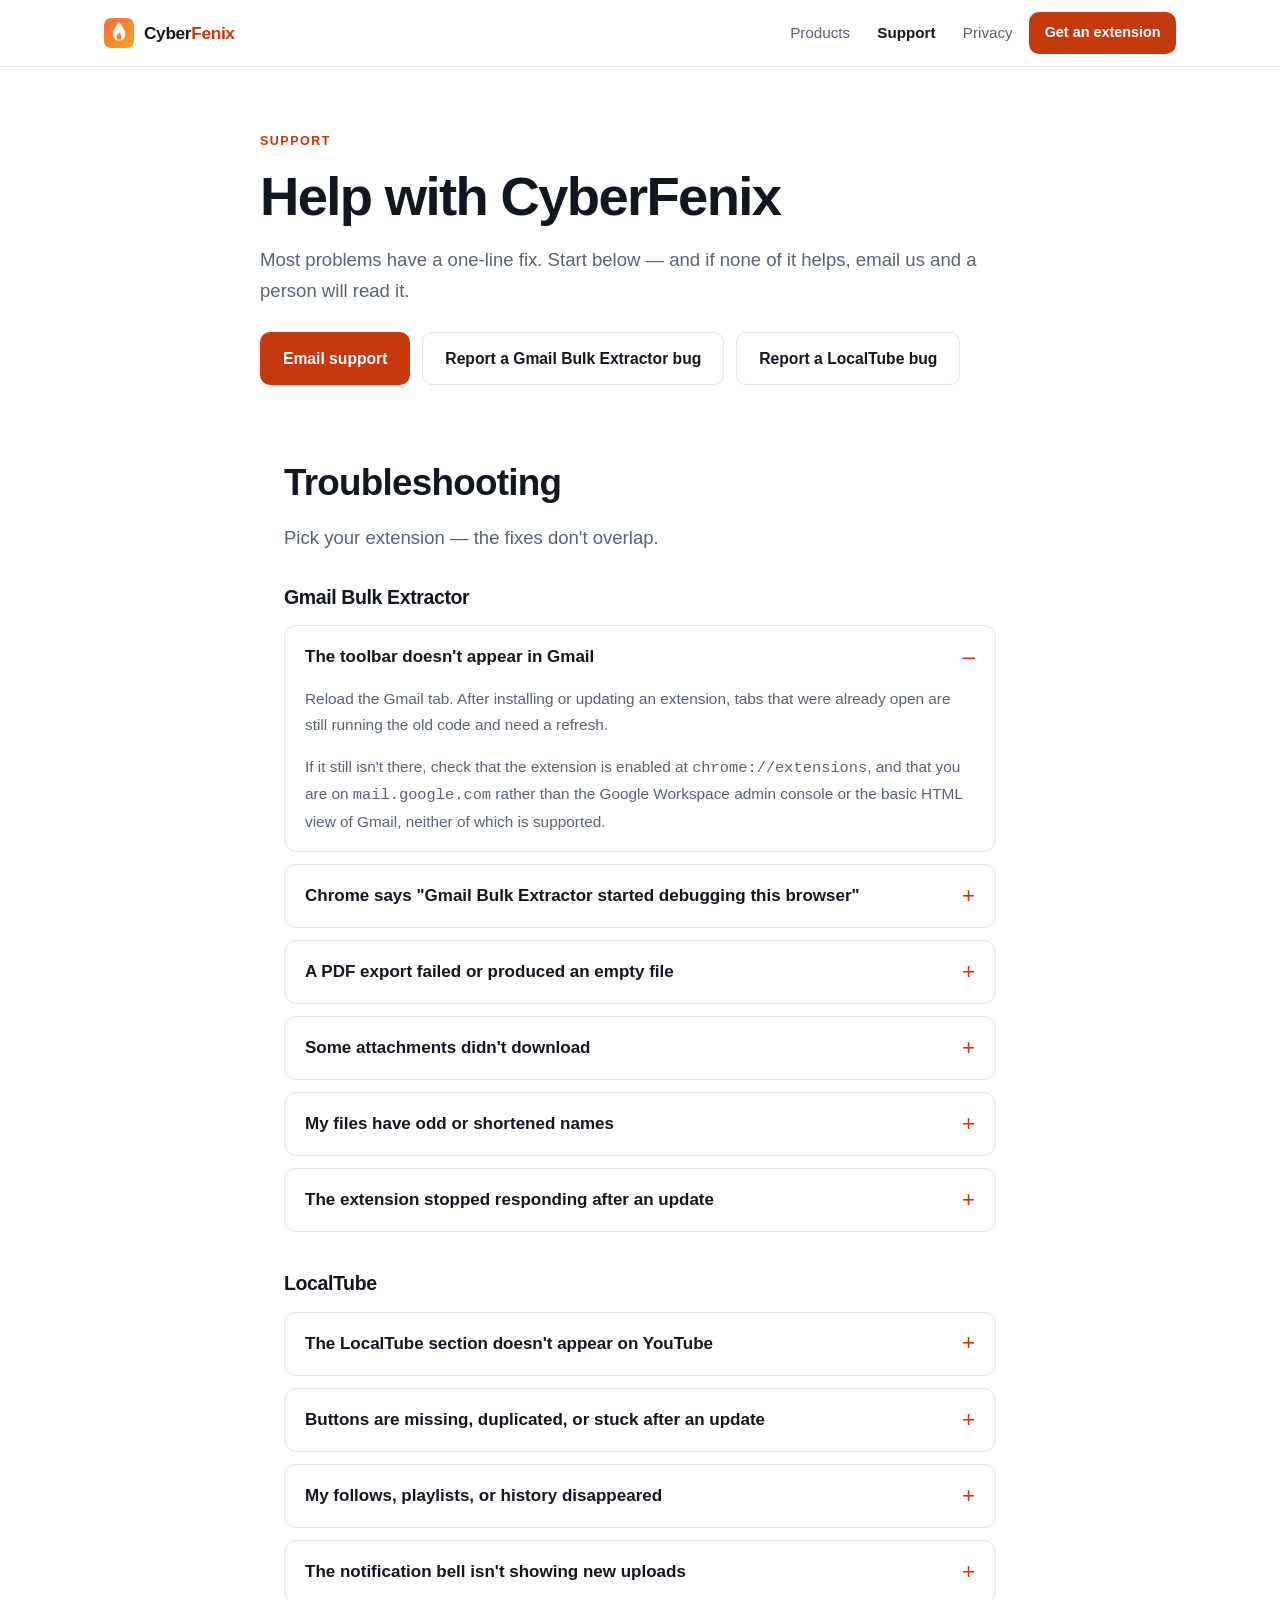
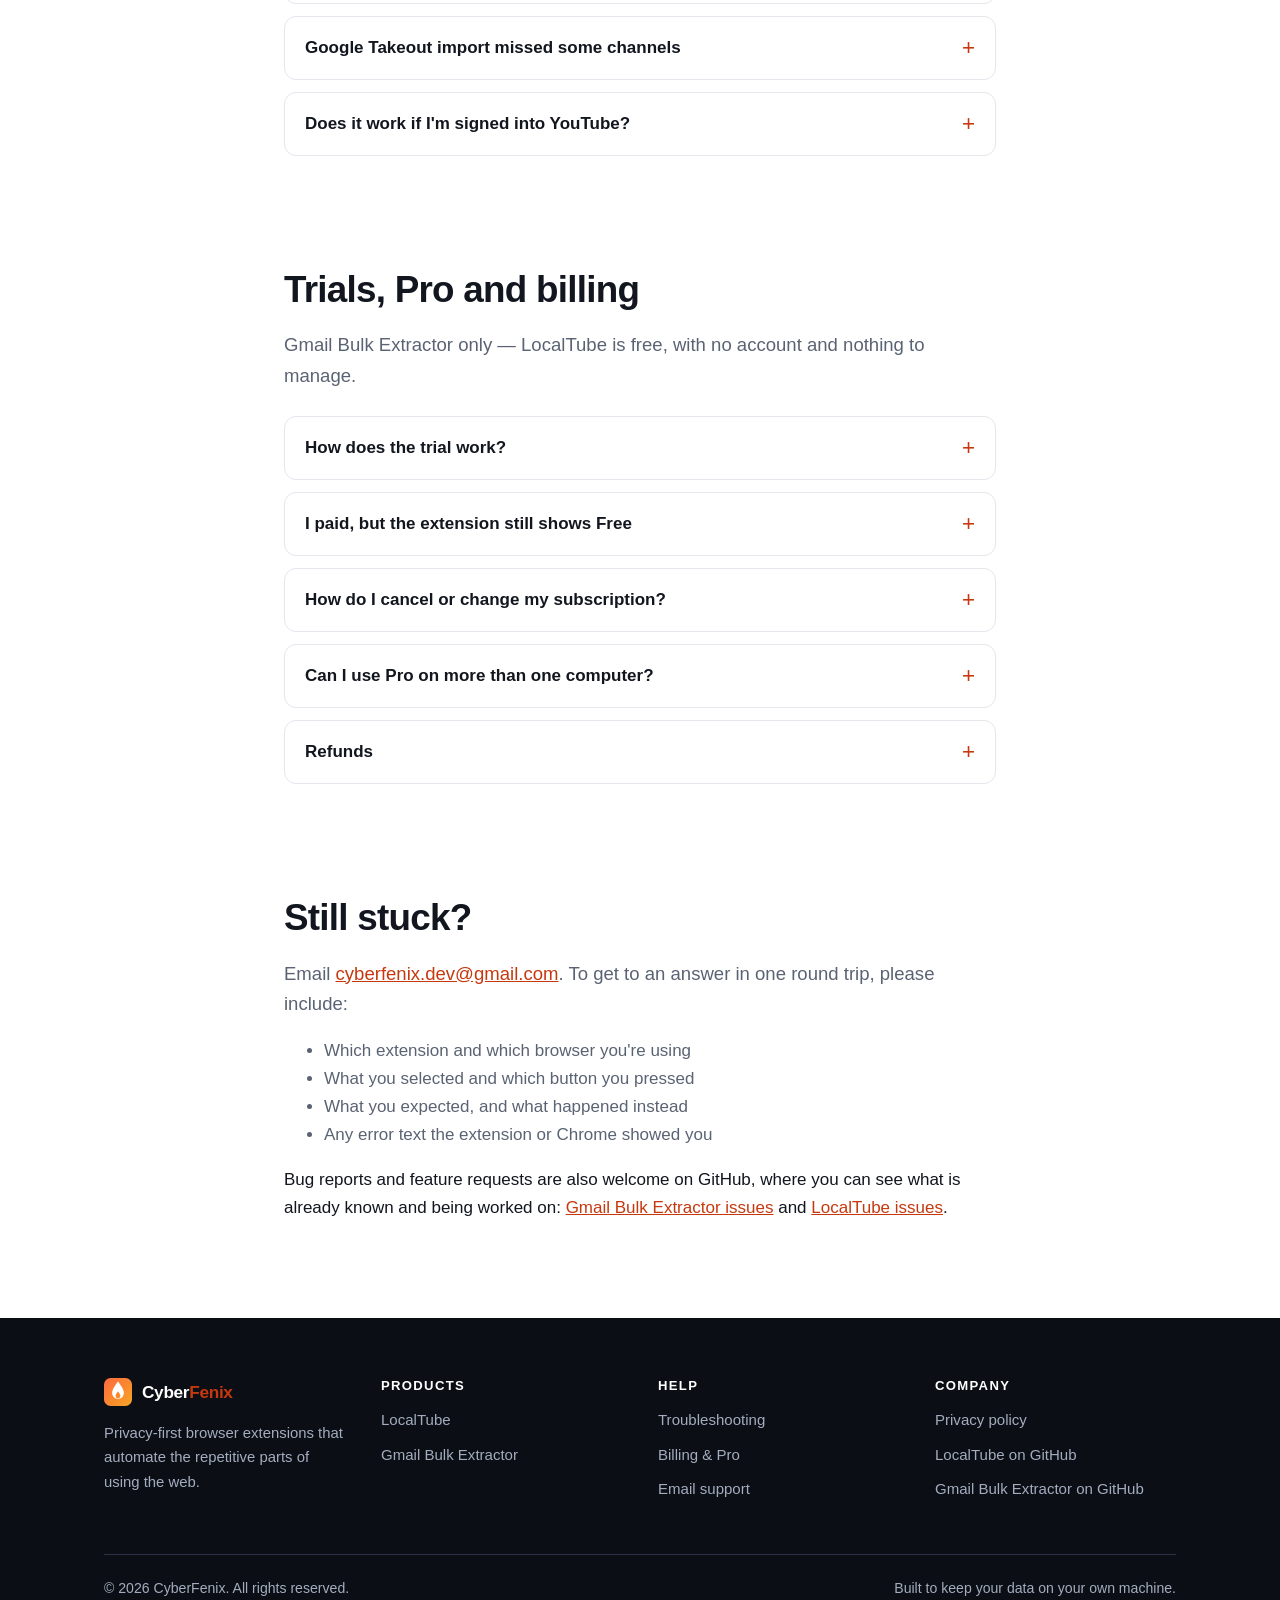
<file: support/index.html>
<!doctype html>
<html lang="en">
<head>
<meta charset="utf-8">
<meta name="viewport" content="width=device-width, initial-scale=1">
<title>Support | CyberFenix</title>
<meta name="description" content="Help with CyberFenix extensions: Gmail Bulk Extractor's toolbar, PDF export and Pro billing, and LocalTube's feed, follows and playlists.">
<link rel="canonical" href="https://cyber-fenix.github.io/support/">
<link rel="icon" href="../assets/img/logo.svg" type="image/svg+xml">
<link rel="apple-touch-icon" href="../assets/img/apple-touch-icon.png">
<meta name="theme-color" content="#0b0e14">
<meta property="og:type" content="website">
<meta property="og:site_name" content="CyberFenix">
<meta property="og:title" content="Support | CyberFenix">
<meta property="og:description" content="Troubleshooting, billing help, and how to reach a human.">
<meta property="og:url" content="https://cyber-fenix.github.io/support/">
<meta property="og:image" content="https://cyber-fenix.github.io/assets/img/og-image.png">
<link rel="stylesheet" href="../assets/css/site.css">
</head>
<body>
<a class="skip" href="#main">Skip to content</a>

<header class="site-header">
  <div class="wrap">
    <a class="brand" href="../">
      <svg width="30" height="30" viewBox="0 0 64 64" aria-hidden="true">
        <defs><linearGradient id="bg1" x1="0" y1="0" x2="1" y2="1">
          <stop offset="0" stop-color="#ff6a3d"/><stop offset="1" stop-color="#f5a524"/>
        </linearGradient></defs>
        <rect width="64" height="64" rx="15" fill="url(#bg1)"/>
        <path fill="#fff" fill-rule="evenodd" d="M32 8c8.5 12 13.5 19 13.5 26.5a13.5 13.5 0 0 1-27 0C18.5 27 23.5 20 32 8zm0 22c3.6 5.2 5.6 8.2 5.6 11a5.6 5.6 0 0 1-11.2 0c0-2.8 2-5.8 5.6-11z"/>
      </svg>
      <span>Cyber<span class="fen">Fenix</span></span>
    </a>
    <nav class="nav" aria-label="Main">
      <a href="../#products">Products</a>
      <a href="./" aria-current="page">Support</a>
      <a href="../privacy/">Privacy</a>
      <a class="btn btn-primary btn-sm" href="../#products">Get an extension</a>
    </nav>
  </div>
</header>

<main id="main">

  <div class="wrap wrap-narrow page-head">
    <p class="eyebrow">Support</p>
    <h1>Help with CyberFenix</h1>
    <p class="lede">Most problems have a one-line fix. Start below — and if none of it helps,
       email us and a person will read it.</p>
    <div class="btn-row" style="margin:26px 0 8px">
      <a class="btn btn-primary" href="mailto:cyberfenix.dev@gmail.com">Email support</a>
      <a class="btn btn-ghost" href="https://github.com/cyber-fenix/gmail-bulk-extractor/issues">Report a Gmail Bulk Extractor bug</a>
      <a class="btn btn-ghost" href="https://github.com/cyber-fenix/localtube/issues">Report a LocalTube bug</a>
    </div>
  </div>

  <section class="section-sm">
    <div class="wrap wrap-narrow" id="troubleshooting">
      <h2>Troubleshooting</h2>
      <p class="lede">Pick your extension — the fixes don't overlap.</p>

      <h3 style="margin-top:32px">Gmail Bulk Extractor</h3>
      <div class="faq" style="margin-top:16px">

        <details open>
          <summary>The toolbar doesn't appear in Gmail</summary>
          <p>Reload the Gmail tab. After installing or updating an extension, tabs that were
             already open are still running the old code and need a refresh.</p>
          <p>If it still isn't there, check that the extension is enabled at
             <code>chrome://extensions</code>, and that you are on
             <code>mail.google.com</code> rather than the Google Workspace admin console or
             the basic HTML view of Gmail, neither of which is supported.</p>
        </details>

        <details>
          <summary>Chrome says "Gmail Bulk Extractor started debugging this browser"</summary>
          <p>That banner is expected, and it is Chrome being transparent rather than a sign of
             a problem. Chrome only exposes real PDF rendering through the DevTools Protocol,
             so the extension needs the <code>debugger</code> permission to produce a PDF at
             all. It uses it for a single <code>printToPDF</code> call on a background tab it
             opened itself, and the banner clears as soon as the export finishes.</p>
          <p>Nothing is being inspected, recorded, or sent anywhere. See the
             <a href="../privacy/">privacy policy</a> for the full explanation.</p>
        </details>

        <details>
          <summary>A PDF export failed or produced an empty file</summary>
          <p>Try the same selection again — a background render can fail if the tab is closed
             or the machine sleeps mid-export.</p>
          <p>If it fails consistently: make sure no other extension is using the debugger on
             the same tab (Chrome only allows one attachment at a time), and check that
             Chrome's download location is writable. Very large selections are best done in
             batches of twenty or thirty.</p>
        </details>

        <details>
          <summary>Some attachments didn't download</summary>
          <p>Inline images that are part of the message body are captured in the email
             content rather than saved as separate files. Attachments Gmail itself blocks —
             executables, for instance — cannot be retrieved by any extension.</p>
          <p>If a normal file is missing, open that email directly and confirm the attachment
             still downloads through Gmail's own button, then let us know.</p>
        </details>

        <details>
          <summary>My files have odd or shortened names</summary>
          <p>File names are derived from each email's subject, with characters your operating
             system forbids in file names removed and long names truncated. On Pro you can
             set your own naming templates from the extension popup using
             <code>{date}</code>, <code>{sender}</code>, <code>{subject}</code> and
             <code>{index}</code>.</p>
        </details>

        <details>
          <summary>The extension stopped responding after an update</summary>
          <p>Reload the Gmail tab. When Chrome updates or reloads an extension, content
             scripts in already-open tabs are disconnected and report an "extension context
             invalidated" error until the page is refreshed.</p>
        </details>

      </div>

      <h3 style="margin-top:40px">LocalTube</h3>
      <div class="faq" style="margin-top:16px">

        <details>
          <summary>The LocalTube section doesn't appear on YouTube</summary>
          <p>Reload the YouTube tab. Just like Gmail Bulk Extractor, a tab that was already
             open before you installed or updated the extension is still running the old
             page and needs a refresh.</p>
          <p>If it's still missing, check that the extension is enabled at
             <code>chrome://extensions</code> and that you're on
             <code>youtube.com</code> in Chrome or a Chromium-based browser — Edge, Brave,
             Opera and Vivaldi all work. Firefox and Safari aren't supported.</p>
        </details>

        <details>
          <summary>Buttons are missing, duplicated, or stuck after an update</summary>
          <p>Reload the YouTube tab. The same "extension context invalidated" issue above
             affects any content-script extension after an update or reload — the old page
             keeps running disconnected code until it's refreshed.</p>
        </details>

        <details>
          <summary>My follows, playlists, or history disappeared</summary>
          <p>Everything LocalTube remembers lives in this browser only, tied to this Chrome
             profile — there's no account or server copy to recover it from. Clearing site
             data, resetting the browser, or switching profiles or machines will lose it
             unless you've exported a backup first.</p>
          <p>Export a backup from the extension popup regularly, and import it on a new
             machine or after a reset.</p>
        </details>

        <details>
          <summary>The notification bell isn't showing new uploads</summary>
          <p>This is by design, not a bug: the bell only checks while you're actually on
             YouTube — there's no background service watching for uploads while the tab is
             closed. Uploads from more than 14 days ago, or a channel's first-ever check, are
             deliberately not announced, so a big Takeout import doesn't flood you with
             "new" videos that aren't.</p>
        </details>

        <details>
          <summary>Google Takeout import missed some channels</summary>
          <p>Make sure you exported the right file: <em>takeout.google.com</em> → YouTube and
             YouTube Music → subscriptions, then import that <code>subscriptions.csv</code>
             from the LocalTube popup. A different Takeout selection won't contain the
             subscriptions list.</p>
        </details>

        <details>
          <summary>Does it work if I'm signed into YouTube?</summary>
          <p>Yes. LocalTube detects a signed-in session and steps back rather than fighting
             your real account — it shows a small notice and stops writing, so your actual
             YouTube subscriptions and LocalTube's local ones stay completely separate.</p>
        </details>

      </div>
    </div>
  </section>

  <section class="section-sm">
    <div class="wrap wrap-narrow" id="billing">
      <h2>Trials, Pro and billing</h2>
      <p class="lede">Gmail Bulk Extractor only — LocalTube is free, with no account and
         nothing to manage.</p>
      <div class="faq" style="margin-top:24px">

        <details>
          <summary>How does the trial work?</summary>
          <p>Every install starts with a full-featured 7-day Pro trial — no card and no account
             required. When it ends the extension carries on working on the Free tier: PDF
             and Attachments stay available up to 100 emails a week, while ZIP, Merge and
             custom naming become Pro features. Nothing you already exported is affected.</p>
        </details>

        <details>
          <summary>I paid, but the extension still shows Free</summary>
          <p>Open the extension popup and use <strong>Restore purchase</strong>, then sign in
             with the email address you paid with. Licences are tied to that address rather
             than to a particular machine, which is also how you move Pro to a new computer.</p>
          <p>If it still shows Free after restoring, email us from the address you paid with
             and we will sort it out.</p>
        </details>

        <details>
          <summary>How do I cancel or change my subscription?</summary>
          <p>Open the extension popup and choose <strong>Manage subscription</strong>. That
             takes you to ExtensionPay, our payment provider, where you can update your card,
             switch plan, or cancel. Cancelling leaves Pro active until the end of the period
             you have already paid for.</p>
        </details>

        <details>
          <summary>Can I use Pro on more than one computer?</summary>
          <p>Yes. Install the extension on the other machine, open the popup, choose
             <strong>Restore purchase</strong>, and sign in with the same email address.</p>
        </details>

        <details>
          <summary>Refunds</summary>
          <p>If the extension doesn't do what this site says it does, email us within 30 days
             of purchase and we will refund you. Please tell us what went wrong — it is
             usually something we can fix.</p>
        </details>

      </div>
    </div>
  </section>

  <section class="section-sm" style="padding-bottom:80px">
    <div class="wrap wrap-narrow">
      <h2>Still stuck?</h2>
      <p class="lede">Email <a href="mailto:cyberfenix.dev@gmail.com">cyberfenix.dev@gmail.com</a>.
         To get to an answer in one round trip, please include:</p>
      <ul style="color:var(--muted)">
        <li>Which extension and which browser you're using</li>
        <li>What you selected and which button you pressed</li>
        <li>What you expected, and what happened instead</li>
        <li>Any error text the extension or Chrome showed you</li>
      </ul>
      <p>Bug reports and feature requests are also welcome on GitHub, where you can see what
         is already known and being worked on:
         <a href="https://github.com/cyber-fenix/gmail-bulk-extractor/issues">Gmail Bulk Extractor issues</a>
         and <a href="https://github.com/cyber-fenix/localtube/issues">LocalTube issues</a>.</p>
    </div>
  </section>

</main>

<footer class="site-footer">
  <div class="wrap">
    <div class="footer-grid">
      <div class="footer-brand">
        <a class="brand" href="../">
          <svg width="28" height="28" viewBox="0 0 64 64" aria-hidden="true">
            <defs><linearGradient id="bg2" x1="0" y1="0" x2="1" y2="1">
              <stop offset="0" stop-color="#ff6a3d"/><stop offset="1" stop-color="#f5a524"/>
            </linearGradient></defs>
            <rect width="64" height="64" rx="15" fill="url(#bg2)"/>
            <path fill="#fff" fill-rule="evenodd" d="M32 8c8.5 12 13.5 19 13.5 26.5a13.5 13.5 0 0 1-27 0C18.5 27 23.5 20 32 8zm0 22c3.6 5.2 5.6 8.2 5.6 11a5.6 5.6 0 0 1-11.2 0c0-2.8 2-5.8 5.6-11z"/>
          </svg>
          <span>Cyber<span class="fen">Fenix</span></span>
        </a>
        <p>Privacy-first browser extensions that automate the repetitive parts of using
           the web.</p>
      </div>
      <div>
        <h4>Products</h4>
        <ul>
          <li><a href="../products/localtube/">LocalTube</a></li>
          <li><a href="../products/gmail-bulk-extractor/">Gmail Bulk Extractor</a></li>
        </ul>
      </div>
      <div>
        <h4>Help</h4>
        <ul>
          <li><a href="#troubleshooting">Troubleshooting</a></li>
          <li><a href="#billing">Billing &amp; Pro</a></li>
          <li><a href="mailto:cyberfenix.dev@gmail.com">Email support</a></li>
        </ul>
      </div>
      <div>
        <h4>Company</h4>
        <ul>
          <li><a href="../privacy/">Privacy policy</a></li>
          <li><a href="https://github.com/cyber-fenix/localtube">LocalTube on GitHub</a></li>
          <li><a href="https://github.com/cyber-fenix/gmail-bulk-extractor">Gmail Bulk Extractor on GitHub</a></li>
        </ul>
      </div>
    </div>
    <div class="footer-bottom">
      <span>© 2026 CyberFenix. All rights reserved.</span>
      <span>Built to keep your data on your own machine.</span>
    </div>
  </div>
</footer>

</body>
</html>
</file>
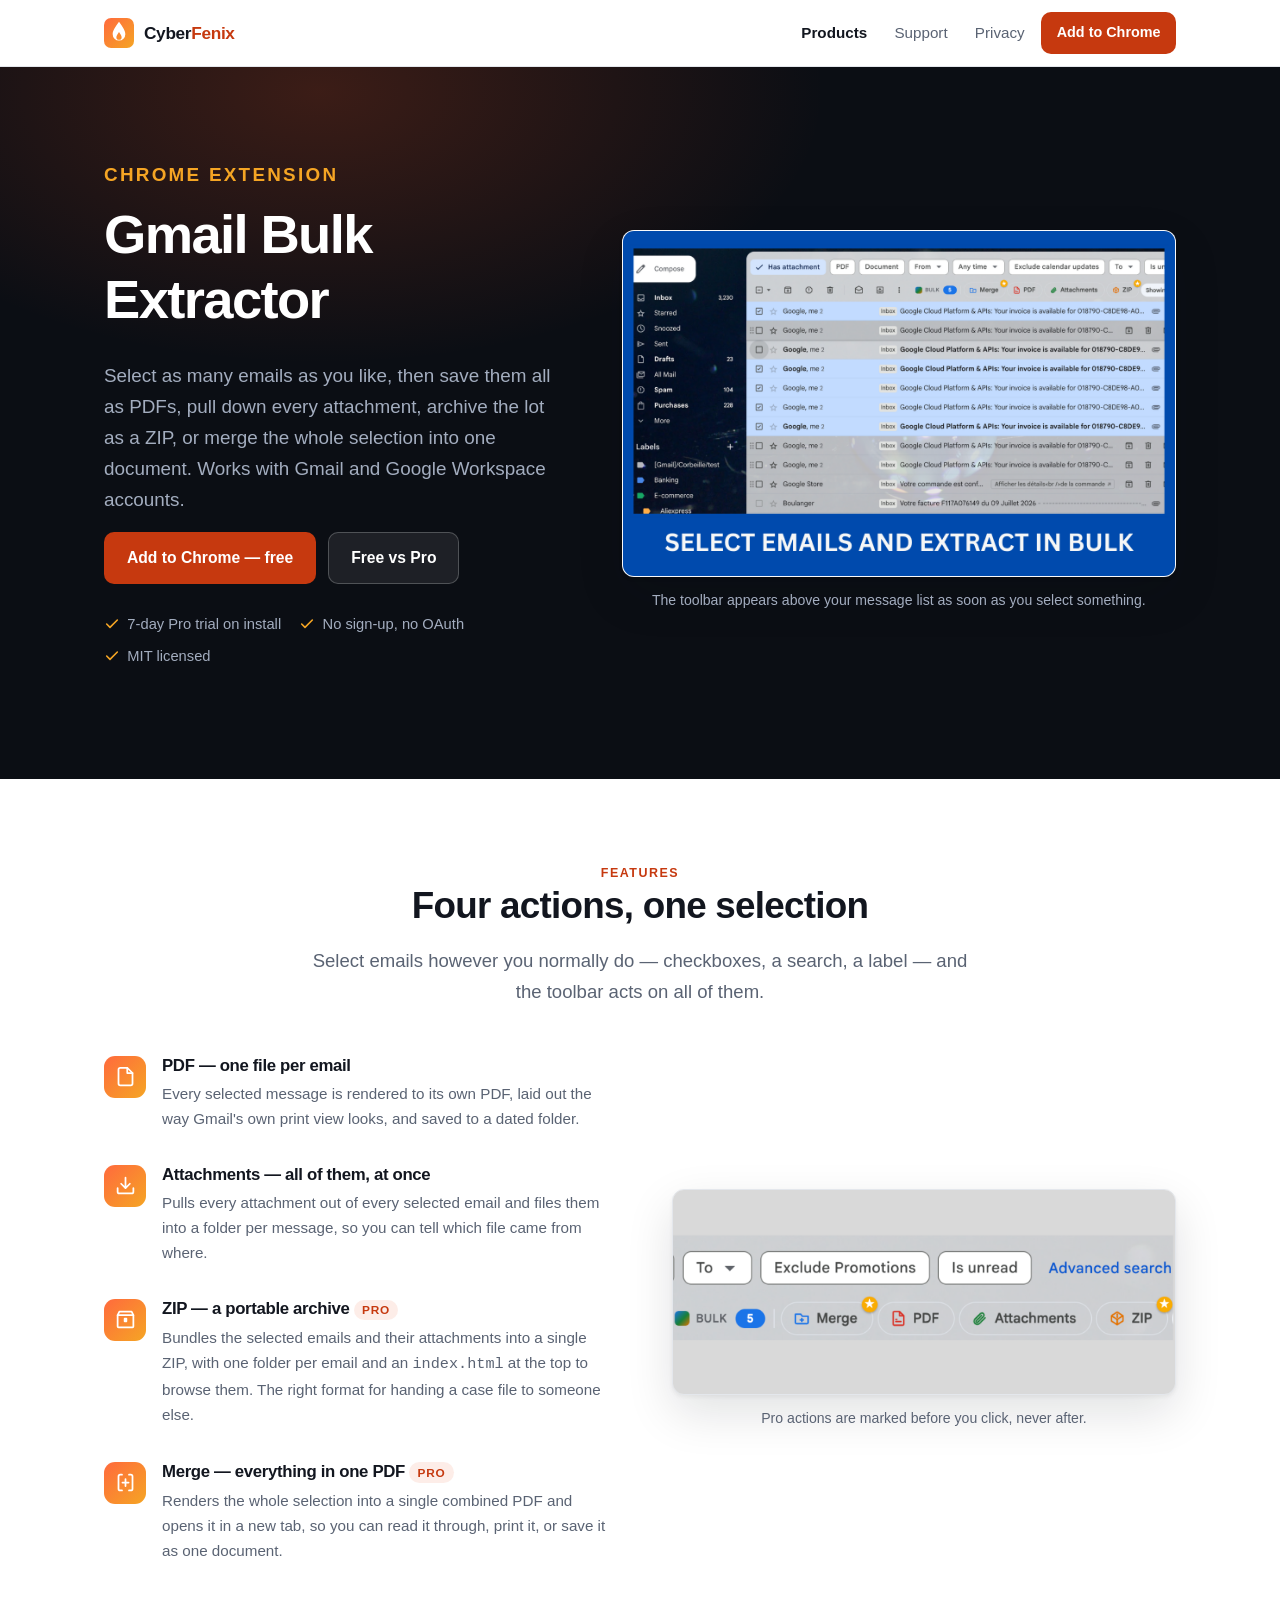
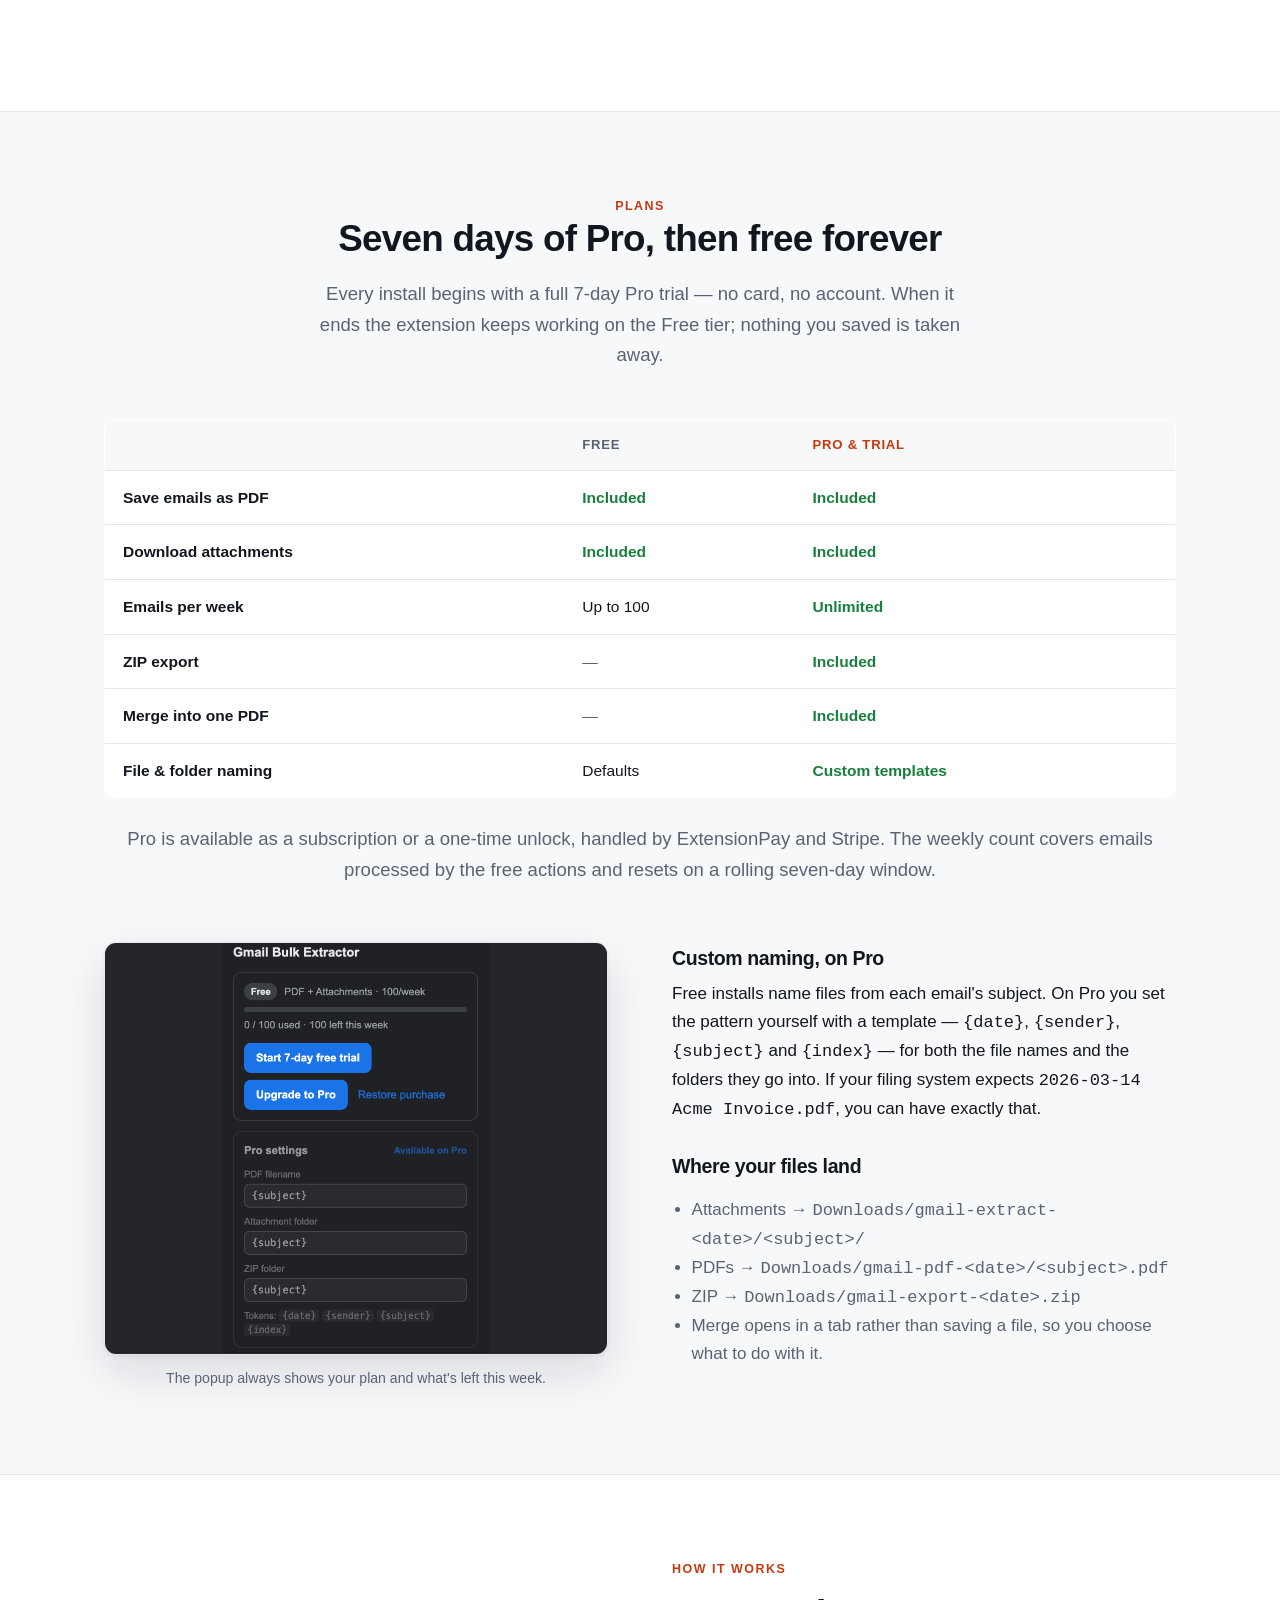
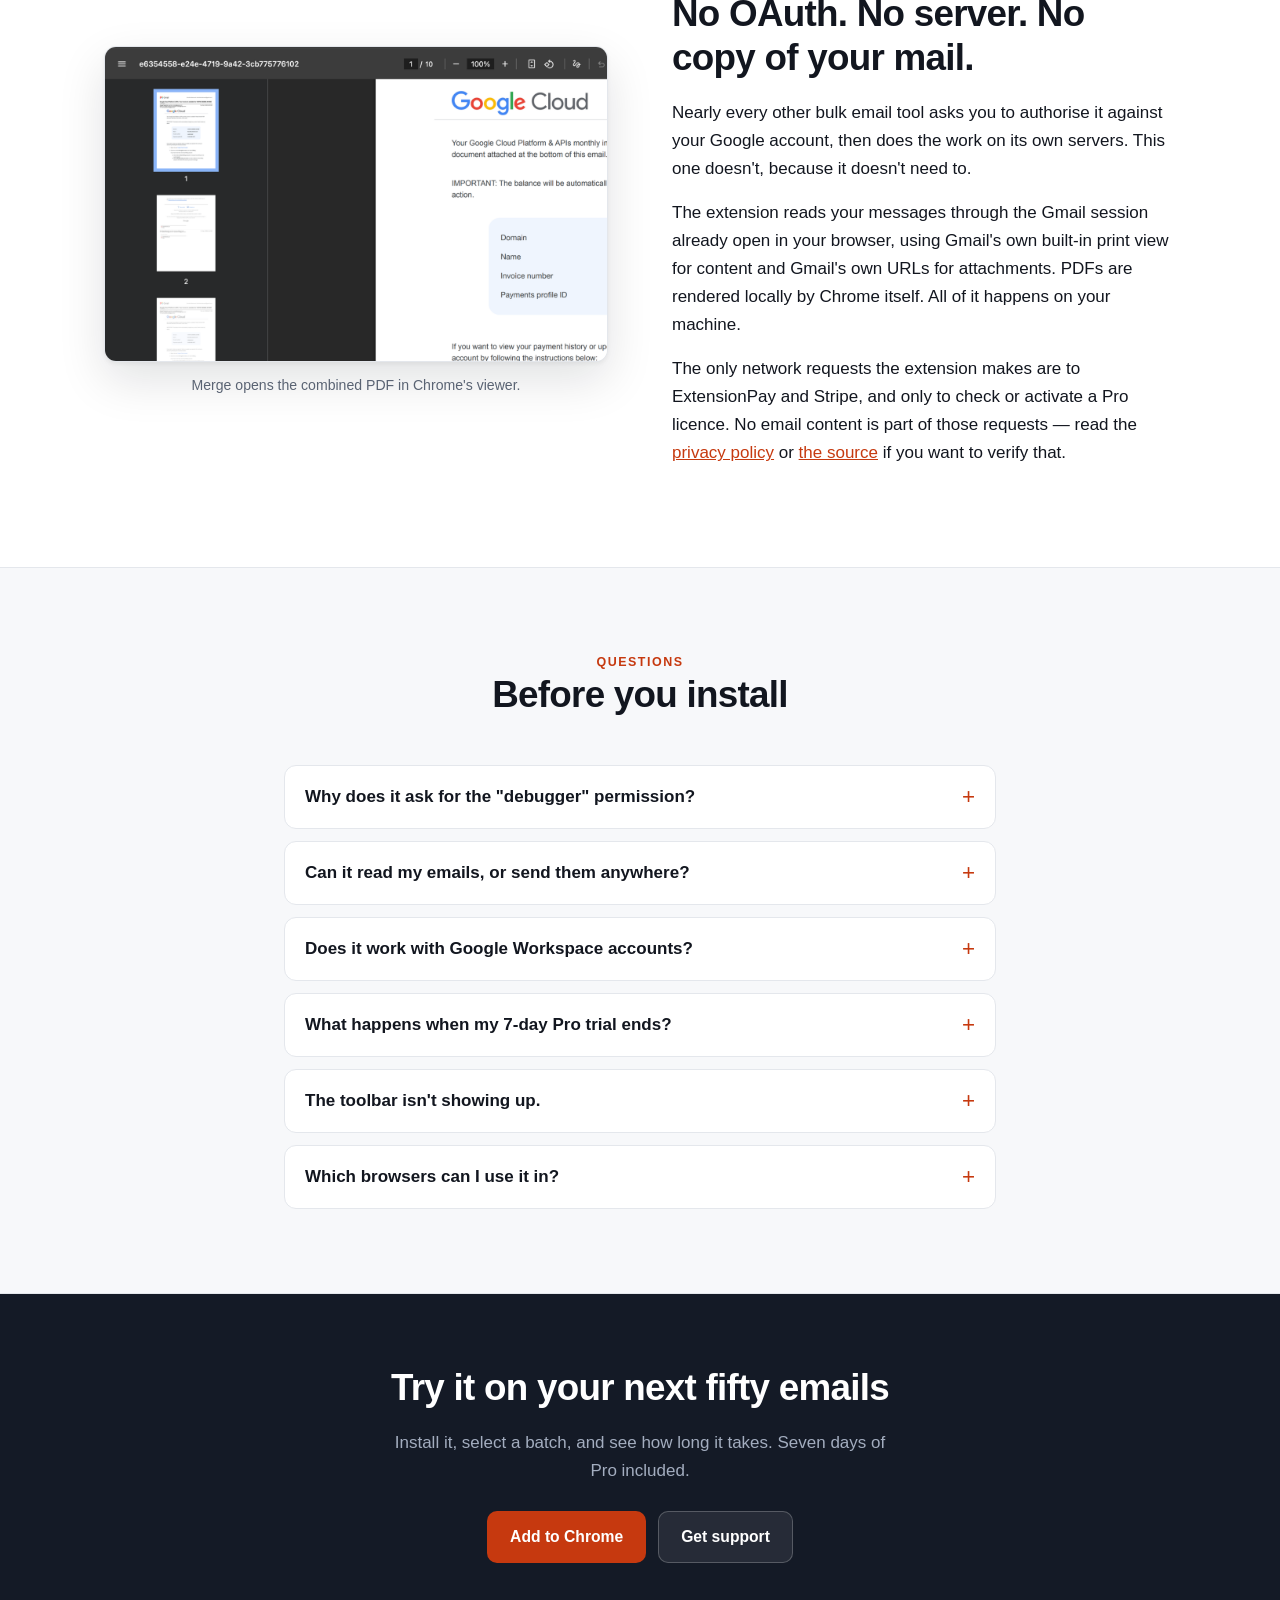
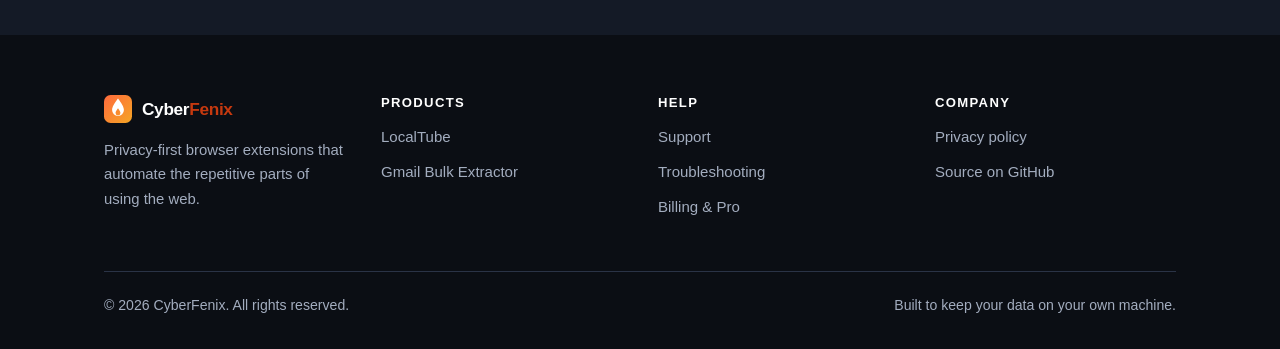
<file: products/gmail-bulk-extractor/index.html>
<!doctype html>
<html lang="en">
<head>
<meta charset="utf-8">
<meta name="viewport" content="width=device-width, initial-scale=1">
<title>Gmail Bulk Extractor — Save many Gmail emails as PDFs at once | CyberFenix</title>
<meta name="description" content="Select multiple Gmail emails and save them all as PDFs, download every attachment, export a ZIP archive, or merge the whole selection into one PDF. Runs locally in Chrome — no OAuth, no server, nothing uploaded.">
<link rel="canonical" href="https://cyber-fenix.github.io/products/gmail-bulk-extractor/">
<link rel="icon" href="../../assets/img/logo.svg" type="image/svg+xml">
<link rel="apple-touch-icon" href="../../assets/img/apple-touch-icon.png">
<meta name="theme-color" content="#0b0e14">
<meta property="og:type" content="product">
<meta property="og:site_name" content="CyberFenix">
<meta property="og:title" content="Gmail Bulk Extractor — Save many Gmail emails as PDFs at once">
<meta property="og:description" content="Bulk-save Gmail emails as PDFs, download all attachments, ZIP-export, or merge into one PDF. Everything runs locally.">
<meta property="og:url" content="https://cyber-fenix.github.io/products/gmail-bulk-extractor/">
<meta property="og:image" content="https://cyber-fenix.github.io/assets/img/og-image.png">
<meta name="twitter:card" content="summary_large_image">
<link rel="stylesheet" href="../../assets/css/site.css">
</head>
<body>
<a class="skip" href="#main">Skip to content</a>

<header class="site-header">
  <div class="wrap">
    <a class="brand" href="../../">
      <svg width="30" height="30" viewBox="0 0 64 64" aria-hidden="true">
        <defs><linearGradient id="bg1" x1="0" y1="0" x2="1" y2="1">
          <stop offset="0" stop-color="#ff6a3d"/><stop offset="1" stop-color="#f5a524"/>
        </linearGradient></defs>
        <rect width="64" height="64" rx="15" fill="url(#bg1)"/>
        <path fill="#fff" fill-rule="evenodd" d="M32 8c8.5 12 13.5 19 13.5 26.5a13.5 13.5 0 0 1-27 0C18.5 27 23.5 20 32 8zm0 22c3.6 5.2 5.6 8.2 5.6 11a5.6 5.6 0 0 1-11.2 0c0-2.8 2-5.8 5.6-11z"/>
      </svg>
      <span>Cyber<span class="fen">Fenix</span></span>
    </a>
    <nav class="nav" aria-label="Main">
      <a href="../../#products" aria-current="page">Products</a>
      <a href="../../support/">Support</a>
      <a href="../../privacy/">Privacy</a>
      <a class="btn btn-primary btn-sm" href="https://chromewebstore.google.com/detail/gmail-bulk-extractor/kiplmkbhobmlolkeodgophegcdphiolp">Add to Chrome</a>
    </nav>
  </div>
</header>

<main id="main">

  <section class="hero">
    <div class="wrap hero-grid wide-media">
      <div>
        <p class="eyebrow">Chrome extension</p>
        <h1>Gmail Bulk Extractor</h1>
        <p>Select as many emails as you like, then save them all as PDFs, pull down every
           attachment, archive the lot as a ZIP, or merge the whole selection into one
           document. Works with Gmail and Google Workspace accounts.</p>
        <div class="btn-row">
          <a class="btn btn-primary" href="https://chromewebstore.google.com/detail/gmail-bulk-extractor/kiplmkbhobmlolkeodgophegcdphiolp">Add to Chrome — free</a>
          <a class="btn btn-on-ink" href="#plans">Free vs Pro</a>
        </div>
        <ul class="hero-badges">
          <li>
            <svg width="16" height="16" viewBox="0 0 24 24" fill="none" stroke="currentColor" stroke-width="2.4" stroke-linecap="round" stroke-linejoin="round" aria-hidden="true"><path d="M20 6 9 17l-5-5"/></svg>
            7-day Pro trial on install
          </li>
          <li>
            <svg width="16" height="16" viewBox="0 0 24 24" fill="none" stroke="currentColor" stroke-width="2.4" stroke-linecap="round" stroke-linejoin="round" aria-hidden="true"><path d="M20 6 9 17l-5-5"/></svg>
            No sign-up, no OAuth
          </li>
          <li>
            <svg width="16" height="16" viewBox="0 0 24 24" fill="none" stroke="currentColor" stroke-width="2.4" stroke-linecap="round" stroke-linejoin="round" aria-hidden="true"><path d="M20 6 9 17l-5-5"/></svg>
            MIT licensed
          </li>
        </ul>
      </div>
      <figure class="shot">
        <img src="../../assets/img/gbe-hero.png" width="1280" height="800"
             alt="Gmail inbox with several emails selected and the Gmail Bulk Extractor toolbar visible above the message list">
        <figcaption>The toolbar appears above your message list as soon as you select something.</figcaption>
      </figure>
    </div>
  </section>

  <section class="section">
    <div class="wrap">
      <div class="section-head">
        <p class="eyebrow">Features</p>
        <h2>Four actions, one selection</h2>
        <p class="lede">Select emails however you normally do — checkboxes, a search, a label —
           and the toolbar acts on all of them.</p>
      </div>

      <div class="split" style="margin-bottom:64px">
        <div class="feature-list">
          <div class="value">
            <span class="ico" aria-hidden="true">
              <svg width="21" height="21" viewBox="0 0 24 24" fill="none" stroke="currentColor" stroke-width="2" stroke-linecap="round" stroke-linejoin="round"><path d="M14 2H6a2 2 0 0 0-2 2v16a2 2 0 0 0 2 2h12a2 2 0 0 0 2-2V8z"/><path d="M14 2v6h6"/></svg>
            </span>
            <div>
              <h3>PDF — one file per email</h3>
              <p>Every selected message is rendered to its own PDF, laid out the way Gmail's
                 own print view looks, and saved to a dated folder.</p>
            </div>
          </div>
          <div class="value">
            <span class="ico" aria-hidden="true">
              <svg width="21" height="21" viewBox="0 0 24 24" fill="none" stroke="currentColor" stroke-width="2" stroke-linecap="round" stroke-linejoin="round"><path d="M21 15v4a2 2 0 0 1-2 2H5a2 2 0 0 1-2-2v-4"/><path d="m7 10 5 5 5-5M12 15V3"/></svg>
            </span>
            <div>
              <h3>Attachments — all of them, at once</h3>
              <p>Pulls every attachment out of every selected email and files them into a
                 folder per message, so you can tell which file came from where.</p>
            </div>
          </div>
          <div class="value">
            <span class="ico" aria-hidden="true">
              <svg width="21" height="21" viewBox="0 0 24 24" fill="none" stroke="currentColor" stroke-width="2" stroke-linecap="round" stroke-linejoin="round"><path d="M3 7h18v13a1 1 0 0 1-1 1H4a1 1 0 0 1-1-1z"/><path d="M3 7l2-4h14l2 4"/><path d="M11 11h2v3h-2z"/></svg>
            </span>
            <div>
              <h3>ZIP — a portable archive <span class="pill">Pro</span></h3>
              <p>Bundles the selected emails and their attachments into a single ZIP, with
                 one folder per email and an <code>index.html</code> at the top to browse them.
                 The right format for handing a case file to someone else.</p>
            </div>
          </div>
          <div class="value">
            <span class="ico" aria-hidden="true">
              <svg width="21" height="21" viewBox="0 0 24 24" fill="none" stroke="currentColor" stroke-width="2" stroke-linecap="round" stroke-linejoin="round"><path d="M8 3H6a2 2 0 0 0-2 2v14a2 2 0 0 0 2 2h2M16 3h2a2 2 0 0 1 2 2v14a2 2 0 0 1-2 2h-2M12 8v8M8.5 12h7"/></svg>
            </span>
            <div>
              <h3>Merge — everything in one PDF <span class="pill">Pro</span></h3>
              <p>Renders the whole selection into a single combined PDF and opens it in a new
                 tab, so you can read it through, print it, or save it as one document.</p>
            </div>
          </div>
        </div>
        <figure class="shot media">
          <img src="../../assets/img/gbe-toolbar.png" width="1280" height="520"
               alt="Close-up of the toolbar buttons: PDF, Attachments, ZIP and Merge, with a lock badge marking the Pro actions">
          <figcaption>Pro actions are marked before you click, never after.</figcaption>
        </figure>
      </div>

    </div>
  </section>

  <section class="section section-alt" id="plans">
    <div class="wrap">
      <div class="section-head">
        <p class="eyebrow">Plans</p>
        <h2>Seven days of Pro, then free forever</h2>
        <p class="lede">Every install begins with a full 7-day Pro trial — no card, no account.
           When it ends the extension keeps working on the Free tier; nothing you saved is
           taken away.</p>
      </div>

      <div class="table-scroll">
        <table class="plans">
          <thead>
            <tr><th scope="col">&nbsp;</th><th scope="col">Free</th><th scope="col" class="pro">Pro &amp; trial</th></tr>
          </thead>
          <tbody>
            <tr><td>Save emails as PDF</td><td class="yes">Included</td><td class="yes">Included</td></tr>
            <tr><td>Download attachments</td><td class="yes">Included</td><td class="yes">Included</td></tr>
            <tr><td>Emails per week</td><td>Up to 100</td><td class="yes">Unlimited</td></tr>
            <tr><td>ZIP export</td><td class="no">—</td><td class="yes">Included</td></tr>
            <tr><td>Merge into one PDF</td><td class="no">—</td><td class="yes">Included</td></tr>
            <tr><td>File &amp; folder naming</td><td>Defaults</td><td class="yes">Custom templates</td></tr>
          </tbody>
        </table>
      </div>

      <p class="lede center" style="margin-top:26px">
        Pro is available as a subscription or a one-time unlock, handled by ExtensionPay
        and Stripe. The weekly count covers emails processed by the free actions and resets
        on a rolling seven-day window.
      </p>

      <div class="split" style="margin-top:56px">
        <figure class="shot">
          <img src="../../assets/img/gbe-popup.png" width="1000" height="820"
               alt="The extension popup showing the current plan, trial status and weekly usage count">
          <figcaption>The popup always shows your plan and what's left this week.</figcaption>
        </figure>
        <div>
          <h3>Custom naming, on Pro</h3>
          <p>Free installs name files from each email's subject. On Pro you set the pattern
             yourself with a template — <code>{date}</code>, <code>{sender}</code>,
             <code>{subject}</code> and <code>{index}</code> — for both the file names and the
             folders they go into. If your filing system expects
             <code>2026-03-14 Acme Invoice.pdf</code>, you can have exactly that.</p>
          <h3 style="margin-top:1.6em">Where your files land</h3>
          <ul style="color:var(--muted);padding-left:1.15em">
            <li>Attachments → <code>Downloads/gmail-extract-&lt;date&gt;/&lt;subject&gt;/</code></li>
            <li>PDFs → <code>Downloads/gmail-pdf-&lt;date&gt;/&lt;subject&gt;.pdf</code></li>
            <li>ZIP → <code>Downloads/gmail-export-&lt;date&gt;.zip</code></li>
            <li>Merge opens in a tab rather than saving a file, so you choose what to do with it.</li>
          </ul>
        </div>
      </div>
    </div>
  </section>

  <section class="section">
    <div class="wrap split media-first">
      <figure class="shot media">
        <img src="../../assets/img/gbe-merged.png" width="1280" height="800"
             alt="A merged PDF of several emails open in Chrome's built-in PDF viewer">
        <figcaption>Merge opens the combined PDF in Chrome's viewer.</figcaption>
      </figure>
      <div>
        <p class="eyebrow">How it works</p>
        <h2>No OAuth. No server. No copy of your mail.</h2>
        <p>Nearly every other bulk email tool asks you to authorise it against your Google
           account, then does the work on its own servers. This one doesn't, because it
           doesn't need to.</p>
        <p>The extension reads your messages through the Gmail session already open in your
           browser, using Gmail's own built-in print view for content and Gmail's own URLs
           for attachments. PDFs are rendered locally by Chrome itself. All of it happens on
           your machine.</p>
        <p>The only network requests the extension makes are to ExtensionPay and Stripe, and
           only to check or activate a Pro licence. No email content is part of those
           requests — read the <a href="../../privacy/">privacy policy</a> or
           <a href="https://github.com/cyber-fenix/gmail-bulk-extractor">the source</a> if you want
           to verify that.</p>
      </div>
    </div>
  </section>

  <section class="section section-alt">
    <div class="wrap wrap-narrow">
      <div class="section-head">
        <p class="eyebrow">Questions</p>
        <h2>Before you install</h2>
      </div>
      <div class="faq">
        <details>
          <summary>Why does it ask for the "debugger" permission?</summary>
          <p>To make PDFs. Chrome only exposes proper PDF rendering — the same engine behind
             Print to PDF — through the DevTools Protocol, and reaching that requires the
             <code>debugger</code> permission. The extension uses it for exactly one call,
             <code>Page.printToPDF</code>, on a background tab it opened itself.</p>
          <p>While that runs, Chrome shows a yellow banner reading <em>"Gmail Bulk Extractor
             started debugging this browser"</em>. That is Chrome being transparent about the
             permission, not something going wrong. It disappears when the export finishes.</p>
        </details>
        <details>
          <summary>Can it read my emails, or send them anywhere?</summary>
          <p>It reads the messages you select, in your browser, in order to convert them —
             and that is where it stops. Nothing is transmitted. There is no CyberFenix
             server for your mail to go to.</p>
        </details>
        <details>
          <summary>Does it work with Google Workspace accounts?</summary>
          <p>Yes, and with multiple signed-in accounts. It operates on whichever Gmail
             account the tab is open on.</p>
        </details>
        <details>
          <summary>What happens when my 7-day Pro trial ends?</summary>
          <p>The extension keeps working. PDF and Attachments stay available up to 100 emails
             a week, and ZIP, Merge and custom naming become upgrade options. Nothing you
             already exported is affected.</p>
        </details>
        <details>
          <summary>The toolbar isn't showing up.</summary>
          <p>Reload the Gmail tab — after an install or update the page needs a refresh
             before the new toolbar loads. If it still doesn't appear, see the
             <a href="../../support/#troubleshooting">troubleshooting notes</a>.</p>
        </details>
        <details>
          <summary>Which browsers can I use it in?</summary>
          <p>Chrome and Chromium-based browsers that install from the Chrome Web Store:
             Edge, Brave, Opera and Vivaldi. Firefox and Safari aren't supported.</p>
        </details>
      </div>
    </div>
  </section>

  <section class="cta-band">
    <div class="wrap">
      <h2>Try it on your next fifty emails</h2>
      <p>Install it, select a batch, and see how long it takes. Seven days of Pro included.</p>
      <div class="btn-row btn-row-center" style="margin-top:26px">
        <a class="btn btn-primary" href="https://chromewebstore.google.com/detail/gmail-bulk-extractor/kiplmkbhobmlolkeodgophegcdphiolp">Add to Chrome</a>
        <a class="btn btn-on-ink" href="../../support/">Get support</a>
      </div>
    </div>
  </section>

</main>

<footer class="site-footer">
  <div class="wrap">
    <div class="footer-grid">
      <div class="footer-brand">
        <a class="brand" href="../../">
          <svg width="28" height="28" viewBox="0 0 64 64" aria-hidden="true">
            <defs><linearGradient id="bg2" x1="0" y1="0" x2="1" y2="1">
              <stop offset="0" stop-color="#ff6a3d"/><stop offset="1" stop-color="#f5a524"/>
            </linearGradient></defs>
            <rect width="64" height="64" rx="15" fill="url(#bg2)"/>
            <path fill="#fff" fill-rule="evenodd" d="M32 8c8.5 12 13.5 19 13.5 26.5a13.5 13.5 0 0 1-27 0C18.5 27 23.5 20 32 8zm0 22c3.6 5.2 5.6 8.2 5.6 11a5.6 5.6 0 0 1-11.2 0c0-2.8 2-5.8 5.6-11z"/>
          </svg>
          <span>Cyber<span class="fen">Fenix</span></span>
        </a>
        <p>Privacy-first browser extensions that automate the repetitive parts of using
           the web.</p>
      </div>
      <div>
        <h4>Products</h4>
        <ul>
          <li><a href="../localtube/">LocalTube</a></li>
          <li><a href="./">Gmail Bulk Extractor</a></li>
        </ul>
      </div>
      <div>
        <h4>Help</h4>
        <ul>
          <li><a href="../../support/">Support</a></li>
          <li><a href="../../support/#troubleshooting">Troubleshooting</a></li>
          <li><a href="../../support/#billing">Billing &amp; Pro</a></li>
        </ul>
      </div>
      <div>
        <h4>Company</h4>
        <ul>
          <li><a href="../../privacy/">Privacy policy</a></li>
          <li><a href="https://github.com/cyber-fenix/gmail-bulk-extractor">Source on GitHub</a></li>
        </ul>
      </div>
    </div>
    <div class="footer-bottom">
      <span>© 2026 CyberFenix. All rights reserved.</span>
      <span>Built to keep your data on your own machine.</span>
    </div>
  </div>
</footer>

</body>
</html>
</file>
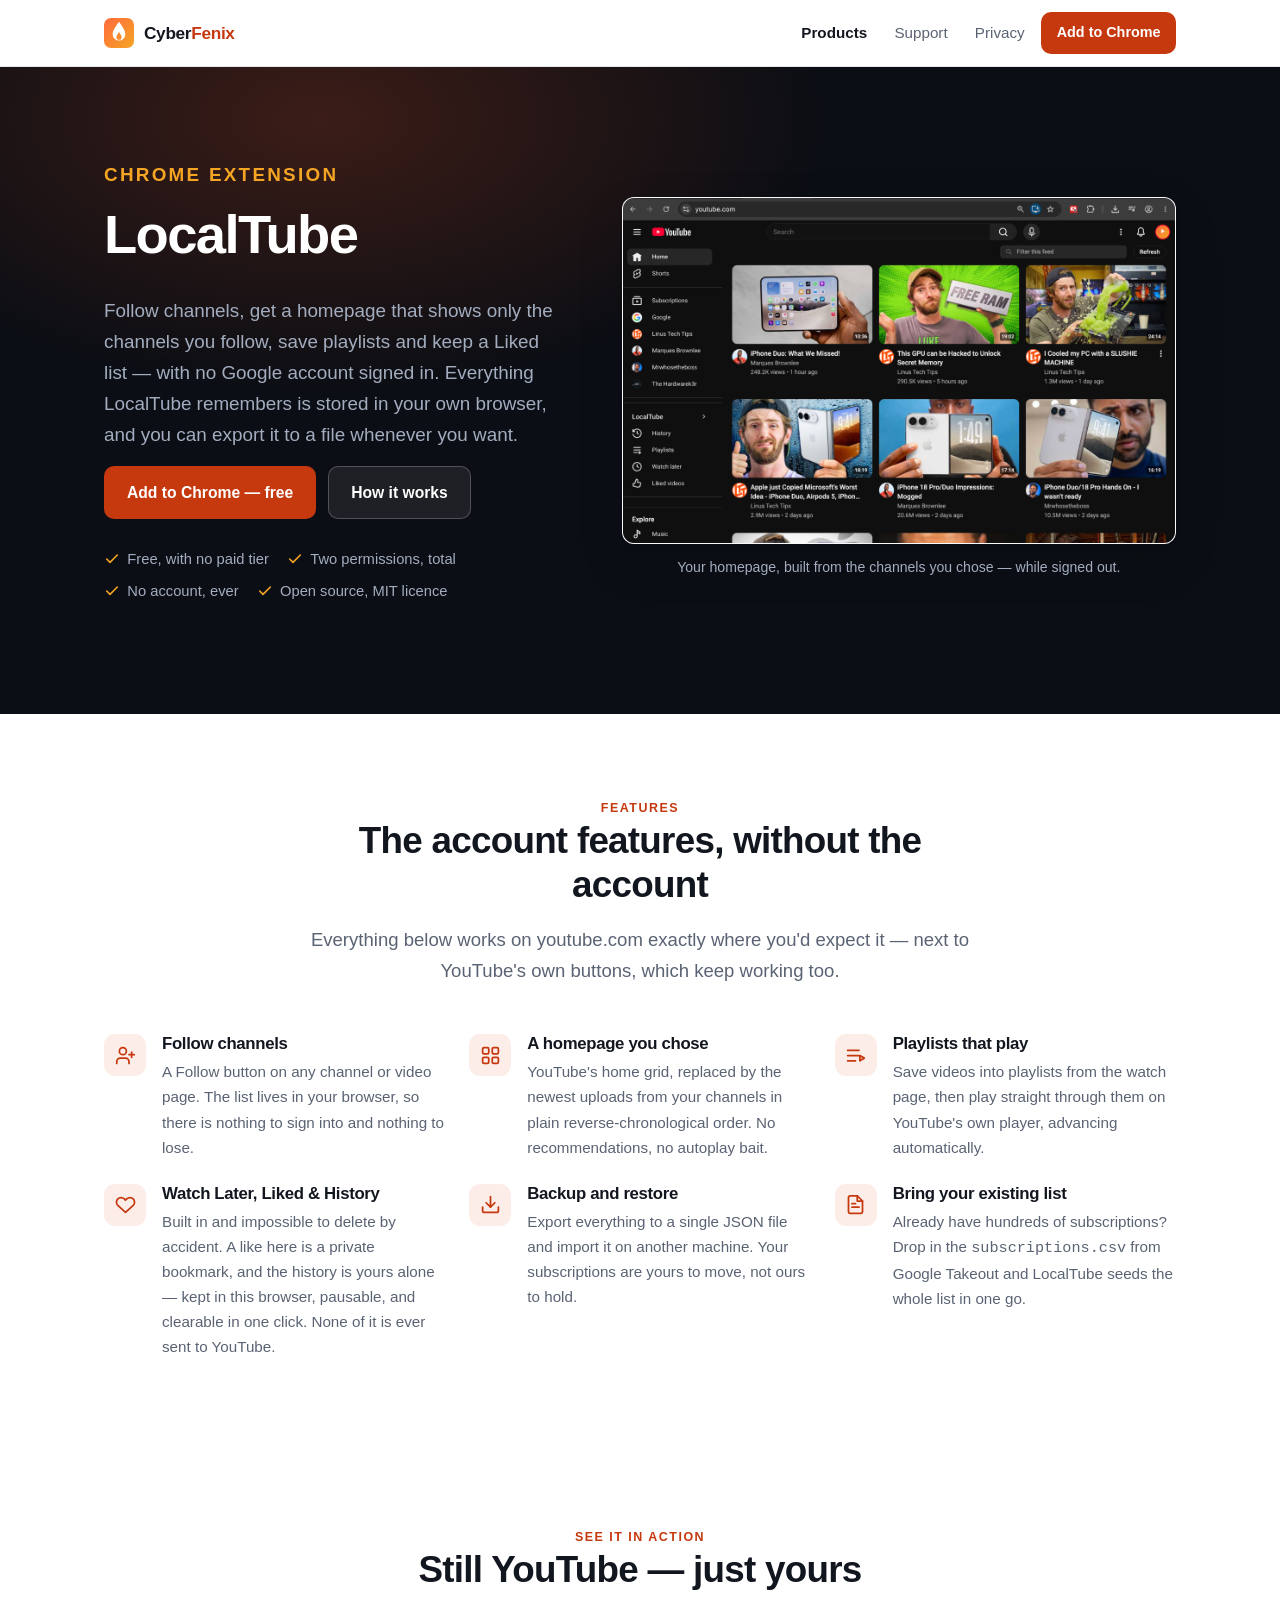
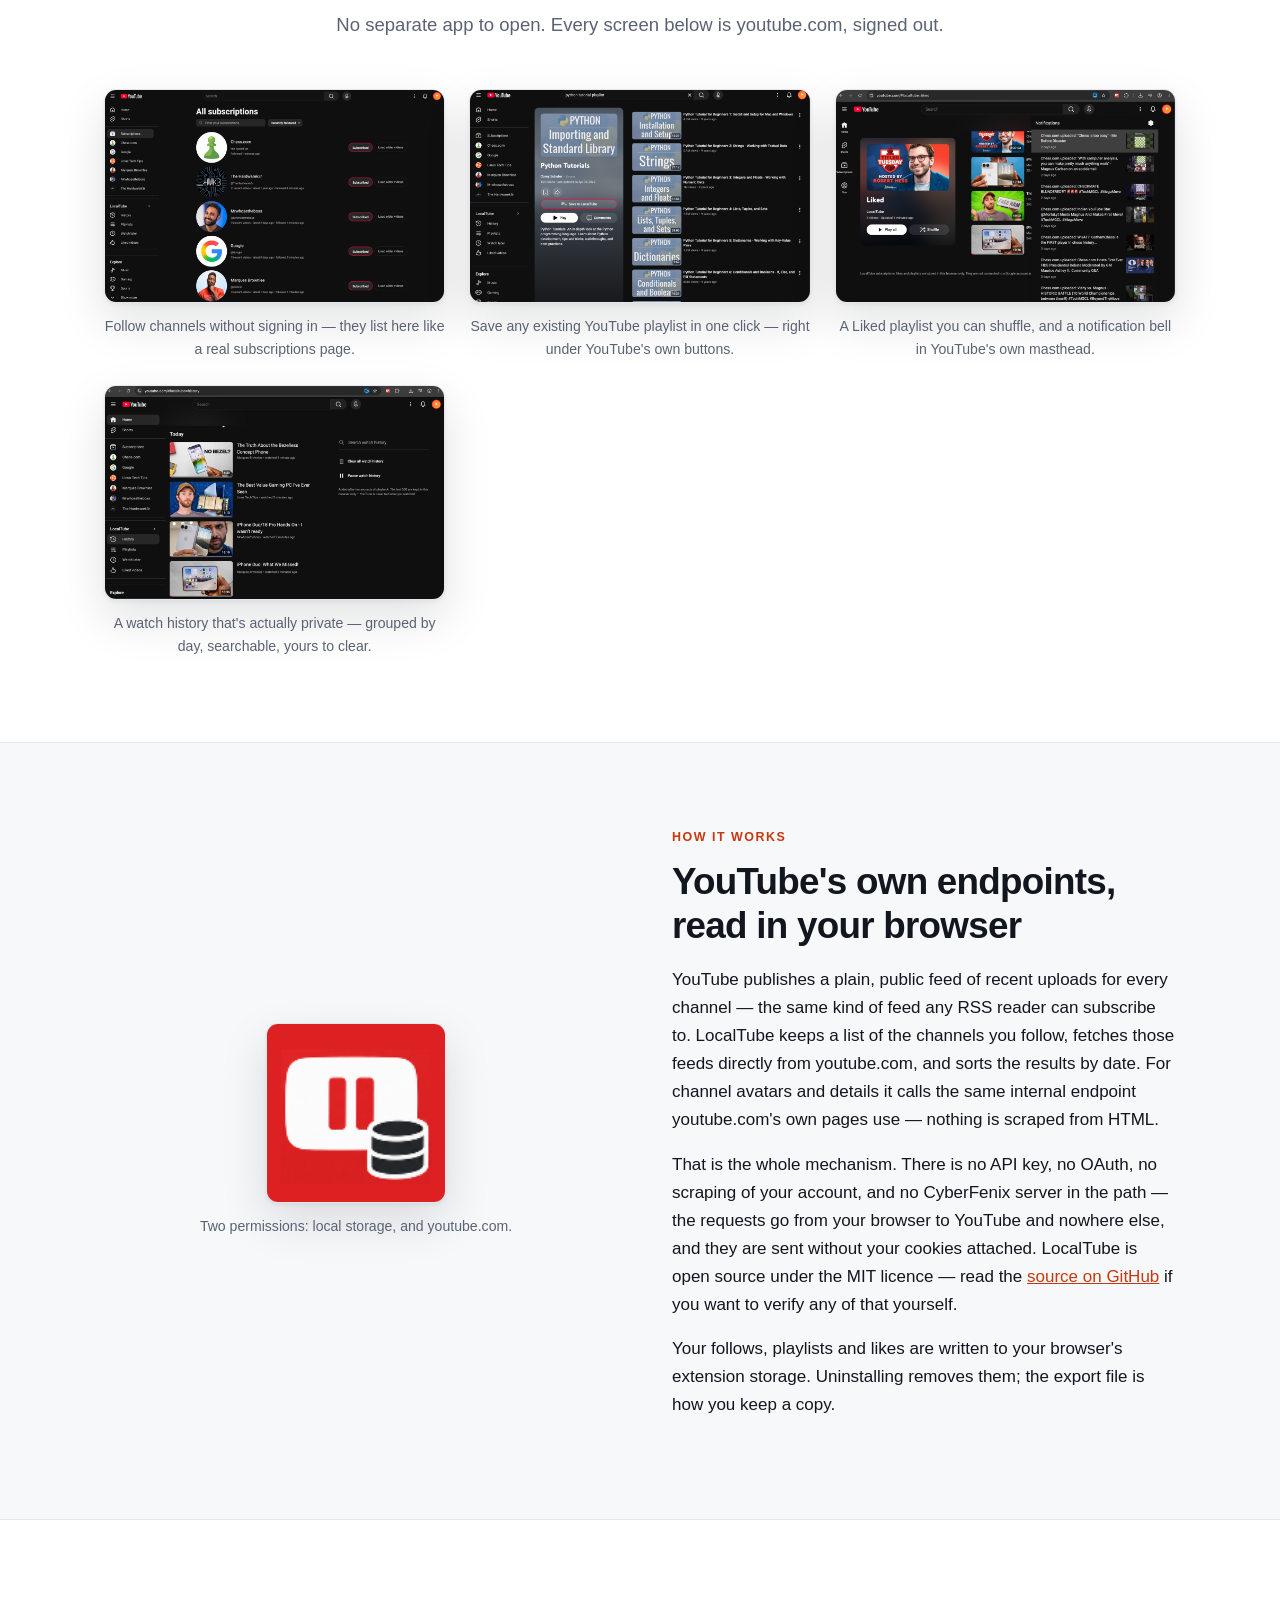
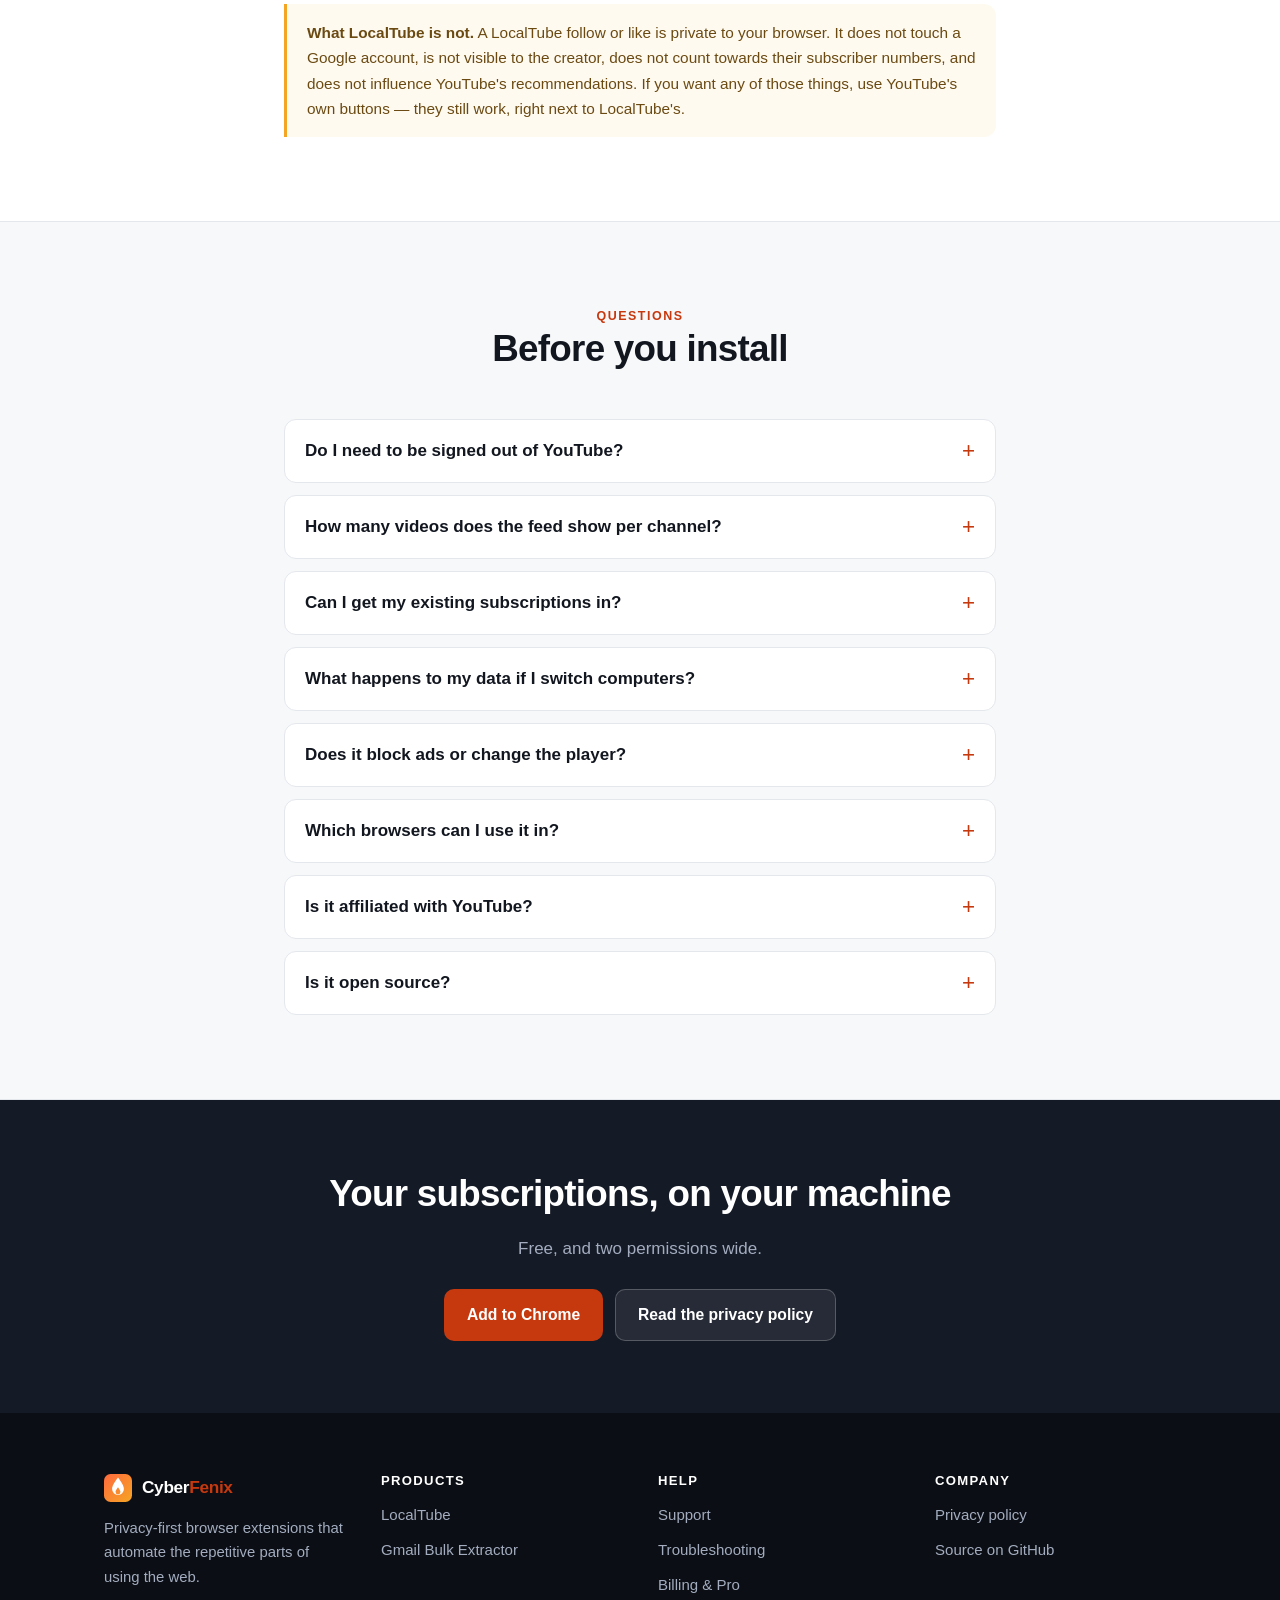
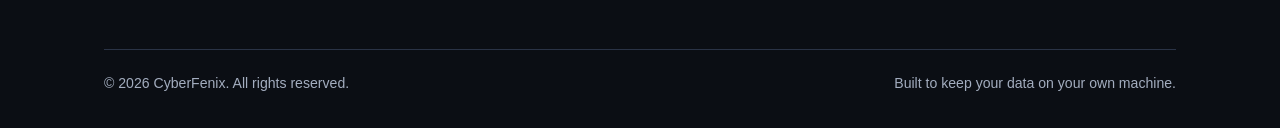
<file: products/localtube/index.html>
<!doctype html>
<html lang="en">
<head>
<meta charset="utf-8">
<meta name="viewport" content="width=device-width, initial-scale=1">
<title>LocalTube — YouTube subscriptions and playlists without a Google login | CyberFenix</title>
<meta name="description" content="Follow YouTube channels, get a homepage showing only what you follow, and build playlists — all stored in your own browser. No account, no sign-in, no tracking. Free to use.">
<link rel="canonical" href="https://cyber-fenix.github.io/products/localtube/">
<link rel="icon" href="../../assets/img/logo.svg" type="image/svg+xml">
<link rel="apple-touch-icon" href="../../assets/img/apple-touch-icon.png">
<meta name="theme-color" content="#0b0e14">
<meta property="og:type" content="product">
<meta property="og:site_name" content="CyberFenix">
<meta property="og:title" content="LocalTube — YouTube subscriptions and playlists without a Google login">
<meta property="og:description" content="Follow channels, get a subscriptions-only homepage, and build playlists. Everything stays in your browser.">
<meta property="og:url" content="https://cyber-fenix.github.io/products/localtube/">
<meta property="og:image" content="https://cyber-fenix.github.io/assets/img/og-image.png">
<meta name="twitter:card" content="summary_large_image">
<link rel="stylesheet" href="../../assets/css/site.css">
</head>
<body>
<a class="skip" href="#main">Skip to content</a>

<header class="site-header">
  <div class="wrap">
    <a class="brand" href="../../">
      <svg width="30" height="30" viewBox="0 0 64 64" aria-hidden="true">
        <defs><linearGradient id="bg1" x1="0" y1="0" x2="1" y2="1">
          <stop offset="0" stop-color="#ff6a3d"/><stop offset="1" stop-color="#f5a524"/>
        </linearGradient></defs>
        <rect width="64" height="64" rx="15" fill="url(#bg1)"/>
        <path fill="#fff" fill-rule="evenodd" d="M32 8c8.5 12 13.5 19 13.5 26.5a13.5 13.5 0 0 1-27 0C18.5 27 23.5 20 32 8zm0 22c3.6 5.2 5.6 8.2 5.6 11a5.6 5.6 0 0 1-11.2 0c0-2.8 2-5.8 5.6-11z"/>
      </svg>
      <span>Cyber<span class="fen">Fenix</span></span>
    </a>
    <nav class="nav" aria-label="Main">
      <a href="../../#products" aria-current="page">Products</a>
      <a href="../../support/">Support</a>
      <a href="../../privacy/">Privacy</a>
      <a class="btn btn-primary btn-sm" href="https://chromewebstore.google.com/detail/localtube-subscriptions-p/npdpcnchpbekajcgmlihancillfdphhd">Add to Chrome</a>
    </nav>
  </div>
</header>

<main id="main">

  <section class="hero">
    <div class="wrap hero-grid wide-media">
      <div>
        <p class="eyebrow">Chrome extension</p>
        <h1>LocalTube</h1>
        <p>Follow channels, get a homepage that shows only the channels you follow, save
           playlists and keep a Liked list — with no Google account signed in. Everything
           LocalTube remembers is stored in your own browser, and you can export it to a
           file whenever you want.</p>
        <div class="btn-row">
          <a class="btn btn-primary" href="https://chromewebstore.google.com/detail/localtube-subscriptions-p/npdpcnchpbekajcgmlihancillfdphhd">Add to Chrome — free</a>
          <a class="btn btn-on-ink" href="#how">How it works</a>
        </div>
        <ul class="hero-badges">
          <li>
            <svg width="16" height="16" viewBox="0 0 24 24" fill="none" stroke="currentColor" stroke-width="2.4" stroke-linecap="round" stroke-linejoin="round" aria-hidden="true"><path d="M20 6 9 17l-5-5"/></svg>
            Free, with no paid tier
          </li>
          <li>
            <svg width="16" height="16" viewBox="0 0 24 24" fill="none" stroke="currentColor" stroke-width="2.4" stroke-linecap="round" stroke-linejoin="round" aria-hidden="true"><path d="M20 6 9 17l-5-5"/></svg>
            Two permissions, total
          </li>
          <li>
            <svg width="16" height="16" viewBox="0 0 24 24" fill="none" stroke="currentColor" stroke-width="2.4" stroke-linecap="round" stroke-linejoin="round" aria-hidden="true"><path d="M20 6 9 17l-5-5"/></svg>
            No account, ever
          </li>
          <li>
            <svg width="16" height="16" viewBox="0 0 24 24" fill="none" stroke="currentColor" stroke-width="2.4" stroke-linecap="round" stroke-linejoin="round" aria-hidden="true"><path d="M20 6 9 17l-5-5"/></svg>
            Open source, MIT licence
          </li>
        </ul>
      </div>
      <figure class="shot">
        <img src="../../assets/img/localtube-shot-home.png" width="1280" height="800"
             alt="A YouTube homepage showing only videos from followed channels, with a LocalTube section added to the sidebar">
        <figcaption>Your homepage, built from the channels you chose — while signed out.</figcaption>
      </figure>
    </div>
  </section>

  <section class="section">
    <div class="wrap">
      <div class="section-head">
        <p class="eyebrow">Features</p>
        <h2>The account features, without the account</h2>
        <p class="lede">Everything below works on youtube.com exactly where you'd expect it —
           next to YouTube's own buttons, which keep working too.</p>
      </div>

      <div class="grid grid-3">
        <div class="value">
          <span class="ico" aria-hidden="true">
            <svg width="21" height="21" viewBox="0 0 24 24" fill="none" stroke="currentColor" stroke-width="2" stroke-linecap="round" stroke-linejoin="round"><path d="M16 21v-2a4 4 0 0 0-4-4H6a4 4 0 0 0-4 4v2"/><circle cx="9" cy="7" r="4"/><path d="M19 8v6M22 11h-6"/></svg>
          </span>
          <div>
            <h3>Follow channels</h3>
            <p>A Follow button on any channel or video page. The list lives in your browser,
               so there is nothing to sign into and nothing to lose.</p>
          </div>
        </div>
        <div class="value">
          <span class="ico" aria-hidden="true">
            <svg width="21" height="21" viewBox="0 0 24 24" fill="none" stroke="currentColor" stroke-width="2" stroke-linecap="round" stroke-linejoin="round"><rect x="3" y="3" width="7" height="7" rx="1.5"/><rect x="14" y="3" width="7" height="7" rx="1.5"/><rect x="3" y="14" width="7" height="7" rx="1.5"/><rect x="14" y="14" width="7" height="7" rx="1.5"/></svg>
          </span>
          <div>
            <h3>A homepage you chose</h3>
            <p>YouTube's home grid, replaced by the newest uploads from your channels in
               plain reverse-chronological order. No recommendations, no autoplay bait.</p>
          </div>
        </div>
        <div class="value">
          <span class="ico" aria-hidden="true">
            <svg width="21" height="21" viewBox="0 0 24 24" fill="none" stroke="currentColor" stroke-width="2" stroke-linecap="round" stroke-linejoin="round"><path d="M3 6h13M3 12h13M3 18h9"/><path d="m17 12 5 3-5 3z"/></svg>
          </span>
          <div>
            <h3>Playlists that play</h3>
            <p>Save videos into playlists from the watch page, then play straight through
               them on YouTube's own player, advancing automatically.</p>
          </div>
        </div>
        <div class="value">
          <span class="ico" aria-hidden="true">
            <svg width="21" height="21" viewBox="0 0 24 24" fill="none" stroke="currentColor" stroke-width="2" stroke-linecap="round" stroke-linejoin="round"><path d="M20.8 5.6a5.2 5.2 0 0 0-7.4 0L12 7l-1.4-1.4a5.2 5.2 0 1 0-7.4 7.4L12 21l8.8-8a5.2 5.2 0 0 0 0-7.4z"/></svg>
          </span>
          <div>
            <h3>Watch Later, Liked &amp; History</h3>
            <p>Built in and impossible to delete by accident. A like here is a private
               bookmark, and the history is yours alone — kept in this browser, pausable,
               and clearable in one click. None of it is ever sent to YouTube.</p>
          </div>
        </div>
        <div class="value">
          <span class="ico" aria-hidden="true">
            <svg width="21" height="21" viewBox="0 0 24 24" fill="none" stroke="currentColor" stroke-width="2" stroke-linecap="round" stroke-linejoin="round"><path d="M21 15v4a2 2 0 0 1-2 2H5a2 2 0 0 1-2-2v-4"/><path d="m7 10 5 5 5-5M12 15V3"/></svg>
          </span>
          <div>
            <h3>Backup and restore</h3>
            <p>Export everything to a single JSON file and import it on another machine.
               Your subscriptions are yours to move, not ours to hold.</p>
          </div>
        </div>
        <div class="value">
          <span class="ico" aria-hidden="true">
            <svg width="21" height="21" viewBox="0 0 24 24" fill="none" stroke="currentColor" stroke-width="2" stroke-linecap="round" stroke-linejoin="round"><path d="M14 2H6a2 2 0 0 0-2 2v16a2 2 0 0 0 2 2h12a2 2 0 0 0 2-2V8z"/><path d="M14 2v6h6"/><path d="M8 15h8M8 11h4"/></svg>
          </span>
          <div>
            <h3>Bring your existing list</h3>
            <p>Already have hundreds of subscriptions? Drop in the
               <code>subscriptions.csv</code> from Google Takeout and LocalTube seeds the
               whole list in one go.</p>
          </div>
        </div>
      </div>
    </div>
  </section>

  <section class="section" id="screenshots">
    <div class="wrap">
      <div class="section-head">
        <p class="eyebrow">See it in action</p>
        <h2>Still YouTube — just yours</h2>
        <p class="lede">No separate app to open. Every screen below is youtube.com, signed out.</p>
      </div>

      <div class="grid grid-2">
        <figure class="shot">
          <img src="../../assets/img/localtube-shot-subscriptions.png" width="1280" height="800"
               alt="The LocalTube subscriptions page listing followed channels with handles and subscriber counts, no Google account signed in">
          <figcaption>Follow channels without signing in — they list here like a real subscriptions page.</figcaption>
        </figure>
        <figure class="shot">
          <img src="../../assets/img/localtube-shot-save-playlist.png" width="1280" height="800"
               alt="A real YouTube playlist page with LocalTube's Save to LocalTube button under YouTube's own Play all and Share buttons">
          <figcaption>Save any existing YouTube playlist in one click — right under YouTube's own buttons.</figcaption>
        </figure>
        <figure class="shot">
          <img src="../../assets/img/localtube-shot-liked-notifications.png" width="1280" height="800"
               alt="The Liked playlist page with a notification panel open in YouTube's masthead listing new uploads from followed channels">
          <figcaption>A Liked playlist you can shuffle, and a notification bell in YouTube's own masthead.</figcaption>
        </figure>
        <figure class="shot">
          <img src="../../assets/img/localtube-shot-history.png" width="1280" height="800"
               alt="LocalTube's watch history view, grouped by day, with a note that history is added after ten seconds of playback and never sent to YouTube">
          <figcaption>A watch history that's actually private — grouped by day, searchable, yours to clear.</figcaption>
        </figure>
      </div>
    </div>
  </section>

  <section class="section section-alt" id="how">
    <div class="wrap split media-first">
      <figure class="shot media">
        <img src="../../assets/img/localtube-icon.png" width="180" height="180" alt="" style="max-width:180px;margin:0 auto;display:block">
        <figcaption>Two permissions: local storage, and youtube.com.</figcaption>
      </figure>
      <div>
        <p class="eyebrow">How it works</p>
        <h2>YouTube's own endpoints, read in your browser</h2>
        <p>YouTube publishes a plain, public feed of recent uploads for every channel — the
           same kind of feed any RSS reader can subscribe to. LocalTube keeps a list of the
           channels you follow, fetches those feeds directly from youtube.com, and sorts the
           results by date. For channel avatars and details it calls the same internal
           endpoint youtube.com's own pages use — nothing is scraped from HTML.</p>
        <p>That is the whole mechanism. There is no API key, no OAuth, no scraping of your
           account, and no CyberFenix server in the path — the requests go from your browser
           to YouTube and nowhere else, and they are sent without your cookies attached.
           LocalTube is open source under the MIT licence — read the
           <a href="https://github.com/cyber-fenix/localtube">source on GitHub</a> if you want
           to verify any of that yourself.</p>
        <p>Your follows, playlists and likes are written to your browser's extension storage.
           Uninstalling removes them; the export file is how you keep a copy.</p>
      </div>
    </div>
  </section>

  <section class="section">
    <div class="wrap wrap-narrow">
      <div class="note">
        <p><strong>What LocalTube is not.</strong> A LocalTube follow or like is private to
        your browser. It does not touch a Google account, is not visible to the creator, does
        not count towards their subscriber numbers, and does not influence YouTube's
        recommendations. If you want any of those things, use YouTube's own buttons — they
        still work, right next to LocalTube's.</p>
      </div>
    </div>
  </section>

  <section class="section section-alt">
    <div class="wrap wrap-narrow">
      <div class="section-head">
        <p class="eyebrow">Questions</p>
        <h2>Before you install</h2>
      </div>
      <div class="faq">
        <details>
          <summary>Do I need to be signed out of YouTube?</summary>
          <p>No. LocalTube works either way — it simply doesn't need a sign-in. If you are
             signed in, YouTube's own subscriptions and LocalTube's stay completely separate.</p>
        </details>
        <details>
          <summary>How many videos does the feed show per channel?</summary>
          <p>YouTube's public channel feed carries the 15 most recent uploads, so that is what
             LocalTube can see per channel. With a normal subscription list that is far more
             than a day's worth of videos.</p>
        </details>
        <details>
          <summary>Can I get my existing subscriptions in?</summary>
          <p>Yes. Export them from <em>takeout.google.com</em> → YouTube and YouTube Music →
             subscriptions, then import the <code>subscriptions.csv</code> from the LocalTube
             popup. Hundreds of channels land in one step.</p>
        </details>
        <details>
          <summary>What happens to my data if I switch computers?</summary>
          <p>Export a backup from the popup and import it on the new machine. Chrome's own
             sync storage is far too small to hold a real subscription list, which is why
             LocalTube gives you a file instead of syncing quietly in the background.</p>
        </details>
        <details>
          <summary>Does it block ads or change the player?</summary>
          <p>No. LocalTube adds buttons and replaces the homepage grid. The player, the
             video pages and everything else are YouTube's, untouched.</p>
        </details>
        <details>
          <summary>Which browsers can I use it in?</summary>
          <p>Chrome and Chromium-based browsers that install from the Chrome Web Store:
             Edge, Brave, Opera and Vivaldi. Firefox and Safari aren't supported.</p>
        </details>
        <details>
          <summary>Is it affiliated with YouTube?</summary>
          <p>No. LocalTube is an independent extension and is not affiliated with, endorsed
             by, or connected to YouTube or Google.</p>
        </details>
        <details>
          <summary>Is it open source?</summary>
          <p>Yes. LocalTube is MIT-licensed and the full source is on
             <a href="https://github.com/cyber-fenix/localtube">GitHub</a>, including the
             exact code that ships to the Web Store.</p>
        </details>
      </div>
    </div>
  </section>

  <section class="cta-band">
    <div class="wrap">
      <h2>Your subscriptions, on your machine</h2>
      <p>Free, and two permissions wide.</p>
      <div class="btn-row btn-row-center" style="margin-top:26px">
        <a class="btn btn-primary" href="https://chromewebstore.google.com/detail/localtube-subscriptions-p/npdpcnchpbekajcgmlihancillfdphhd">Add to Chrome</a>
        <a class="btn btn-on-ink" href="../../privacy/">Read the privacy policy</a>
      </div>
    </div>
  </section>

</main>

<footer class="site-footer">
  <div class="wrap">
    <div class="footer-grid">
      <div class="footer-brand">
        <a class="brand" href="../../">
          <svg width="28" height="28" viewBox="0 0 64 64" aria-hidden="true">
            <defs><linearGradient id="bg2" x1="0" y1="0" x2="1" y2="1">
              <stop offset="0" stop-color="#ff6a3d"/><stop offset="1" stop-color="#f5a524"/>
            </linearGradient></defs>
            <rect width="64" height="64" rx="15" fill="url(#bg2)"/>
            <path fill="#fff" fill-rule="evenodd" d="M32 8c8.5 12 13.5 19 13.5 26.5a13.5 13.5 0 0 1-27 0C18.5 27 23.5 20 32 8zm0 22c3.6 5.2 5.6 8.2 5.6 11a5.6 5.6 0 0 1-11.2 0c0-2.8 2-5.8 5.6-11z"/>
          </svg>
          <span>Cyber<span class="fen">Fenix</span></span>
        </a>
        <p>Privacy-first browser extensions that automate the repetitive parts of using
           the web.</p>
      </div>
      <div>
        <h4>Products</h4>
        <ul>
          <li><a href="./">LocalTube</a></li>
          <li><a href="../gmail-bulk-extractor/">Gmail Bulk Extractor</a></li>
        </ul>
      </div>
      <div>
        <h4>Help</h4>
        <ul>
          <li><a href="../../support/">Support</a></li>
          <li><a href="../../support/#troubleshooting">Troubleshooting</a></li>
          <li><a href="../../support/#billing">Billing &amp; Pro</a></li>
        </ul>
      </div>
      <div>
        <h4>Company</h4>
        <ul>
          <li><a href="../../privacy/">Privacy policy</a></li>
          <li><a href="https://github.com/cyber-fenix/localtube">Source on GitHub</a></li>
        </ul>
      </div>
    </div>
    <div class="footer-bottom">
      <span>© 2026 CyberFenix. All rights reserved.</span>
      <span>Built to keep your data on your own machine.</span>
    </div>
  </div>
</footer>

</body>
</html>
</file>
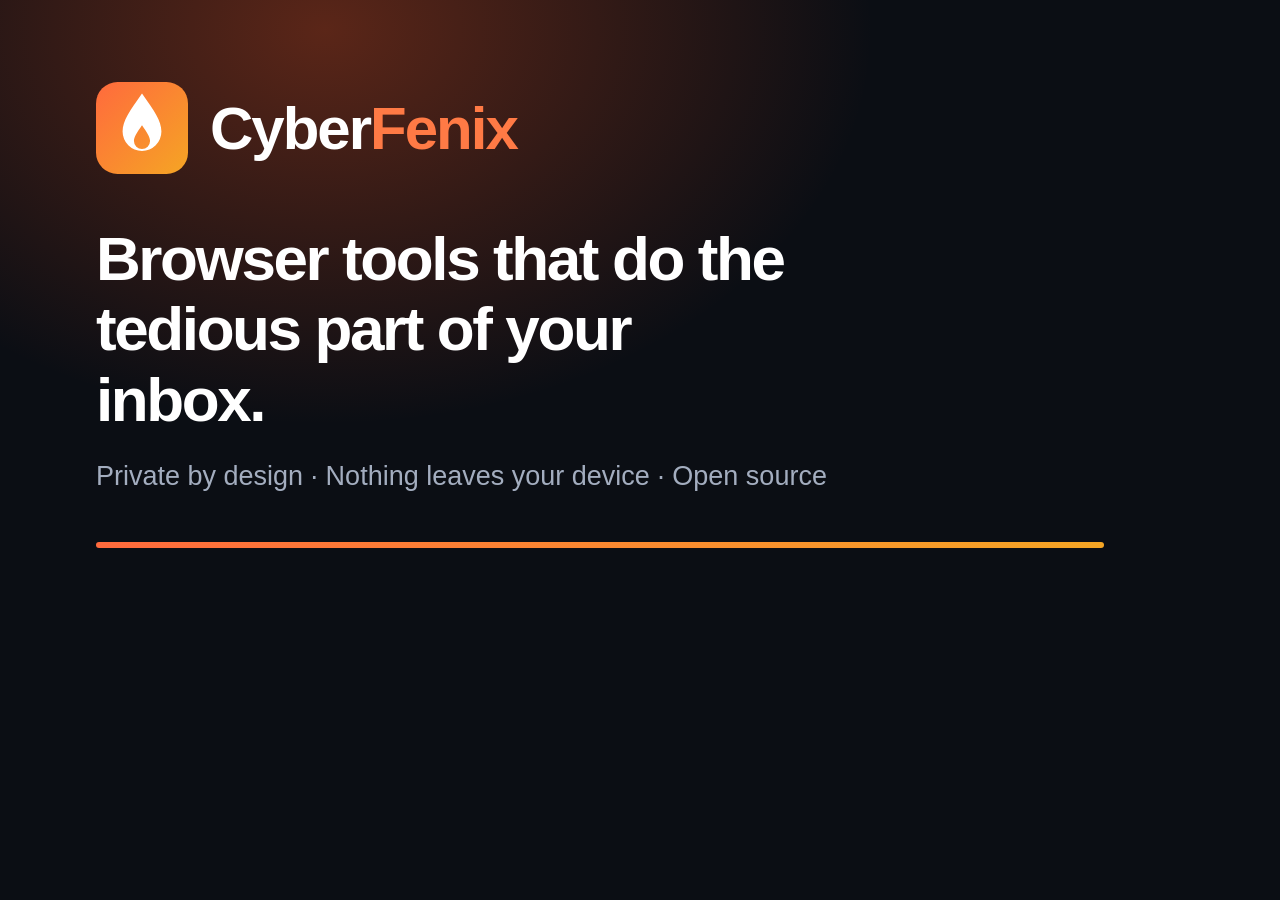
<file: assets/img/og-source.html>
<!doctype html>
<meta charset="utf-8">
<style>
  * { margin: 0; box-sizing: border-box; }
  html, body { width: 1200px; height: 630px; }
  body {
    background: #0b0e14;
    color: #fff;
    font-family: -apple-system, BlinkMacSystemFont, "Segoe UI", Helvetica, Arial, sans-serif;
    padding: 82px 96px;
    display: flex;
    flex-direction: column;
    position: relative;
    overflow: hidden;
  }
  body::before {
    content: "";
    position: absolute;
    left: -300px; top: -420px;
    width: 1250px; height: 900px;
    background: radial-gradient(ellipse at center, rgba(232,80,31,.36), transparent 62%);
  }
  .row { display: flex; align-items: center; gap: 22px; position: relative; }
  .row svg { width: 92px; height: 92px; }
  .name { font-size: 60px; font-weight: 700; letter-spacing: -2px; }
  .name span { color: #ff7a45; }
  h1 {
    position: relative;
    margin-top: auto;
    font-size: 62px;
    font-weight: 700;
    letter-spacing: -2.4px;
    line-height: 1.13;
    max-width: 20ch;
  }
  p { position: relative; margin-top: 26px; font-size: 27px; color: #a3adbf; }
  .bar { position: relative; margin-top: auto; height: 6px; border-radius: 3px; background: linear-gradient(90deg, #ff6a3d, #f5a524); }
</style>
<div class="row">
  <svg xmlns="http://www.w3.org/2000/svg" viewBox="0 0 64 64">
    <defs><linearGradient id="g" x1="0" y1="0" x2="1" y2="1">
      <stop offset="0" stop-color="#ff6a3d"/><stop offset="1" stop-color="#f5a524"/>
    </linearGradient></defs>
    <rect width="64" height="64" rx="15" fill="url(#g)"/>
    <path fill="#fff" fill-rule="evenodd" d="M32 8c8.5 12 13.5 19 13.5 26.5a13.5 13.5 0 0 1-27 0C18.5 27 23.5 20 32 8zm0 22c3.6 5.2 5.6 8.2 5.6 11a5.6 5.6 0 0 1-11.2 0c0-2.8 2-5.8 5.6-11z"/>
  </svg>
  <div class="name">Cyber<span>Fenix</span></div>
</div>
<h1>Browser tools that do the tedious part of your inbox.</h1>
<p>Private by design · Nothing leaves your device · Open source</p>
<div class="bar"></div>
</file>
<file: assets/css/site.css>
/* CyberFenix — one stylesheet for the whole site.
   No web fonts, no CDN, no third-party requests. */

:root {
  --ink: #0b0e14;
  --ink-2: #141a26;
  --ink-3: #1e2637;
  --text: #12161f;
  --muted: #5a6373;
  --muted-on-ink: #a3adbf;
  --line: #e4e7ec;
  --line-on-ink: #2a3346;
  --bg: #ffffff;
  --bg-alt: #f7f8fa;
  --ember: #e8501f;
  --ember-strong: #c6390f;
  --amber: #f5a524;
  --flame: linear-gradient(135deg, #ff6a3d, #f5a524);
  --radius: 12px;
  --radius-lg: 18px;
  --shadow: 0 1px 2px rgba(12, 16, 24, .04), 0 8px 24px rgba(12, 16, 24, .06);
  --shadow-lg: 0 2px 4px rgba(12, 16, 24, .05), 0 18px 48px rgba(12, 16, 24, .12);
  --font: -apple-system, BlinkMacSystemFont, "Segoe UI", Roboto, "Helvetica Neue", Arial, sans-serif;
  --mono: ui-monospace, SFMono-Regular, "SF Mono", Menlo, Consolas, monospace;
}

* { box-sizing: border-box; }

html { scroll-behavior: smooth; }

body {
  margin: 0;
  font-family: var(--font);
  font-size: 17px;
  line-height: 1.65;
  color: var(--text);
  background: var(--bg);
  -webkit-font-smoothing: antialiased;
}

img { max-width: 100%; height: auto; display: block; }

a { color: var(--ember-strong); }
a:hover { color: var(--ember); }

h1, h2, h3, h4 {
  line-height: 1.2;
  letter-spacing: -0.02em;
  margin: 0 0 .5em;
  font-weight: 700;
}

h1 { font-size: clamp(2.1rem, 1.4rem + 2.6vw, 3.4rem); letter-spacing: -0.03em; }
h2 { font-size: clamp(1.6rem, 1.2rem + 1.4vw, 2.3rem); }
h3 { font-size: 1.22rem; }
p { margin: 0 0 1rem; }

.wrap { width: 100%; max-width: 1120px; margin: 0 auto; padding: 0 24px; }
.wrap-narrow { max-width: 760px; }

.section { padding: 84px 0; }
.section-sm { padding: 56px 0; }
.section-alt { background: var(--bg-alt); border-block: 1px solid var(--line); }

.eyebrow {
  font-size: .78rem;
  font-weight: 700;
  letter-spacing: .12em;
  text-transform: uppercase;
  color: var(--ember-strong);
  margin: 0 0 .75rem;
}

.lede { font-size: 1.16rem; color: var(--muted); }
.center { text-align: center; }
.section-head { max-width: 660px; margin: 0 auto 48px; text-align: center; }
.section-head p { margin-bottom: 0; }

/* ---------- Buttons ---------- */

.btn {
  display: inline-flex;
  align-items: center;
  justify-content: center;
  gap: .55em;
  padding: .78em 1.4em;
  border-radius: 10px;
  border: 1px solid transparent;
  font: inherit;
  font-weight: 600;
  font-size: .98rem;
  text-decoration: none;
  cursor: pointer;
  transition: transform .12s ease, background-color .12s ease, border-color .12s ease;
}
.btn:hover { transform: translateY(-1px); }

.btn-primary { background: var(--ember-strong); color: #fff; }
.btn-primary:hover { background: #a92f0b; color: #fff; }

.btn-ghost { background: transparent; color: var(--text); border-color: var(--line); }
.btn-ghost:hover { color: var(--text); border-color: #c9cfd9; background: var(--bg-alt); }

.btn-on-ink { background: rgba(255, 255, 255, .08); color: #fff; border-color: rgba(255, 255, 255, .22); }
.btn-on-ink:hover { background: rgba(255, 255, 255, .16); color: #fff; }

.btn-sm { padding: .58em 1em; font-size: .9rem; }

.btn-row { display: flex; flex-wrap: wrap; gap: 12px; }
.btn-row-center { justify-content: center; }

/* ---------- Header ---------- */

.site-header {
  position: sticky;
  top: 0;
  z-index: 20;
  background: rgba(255, 255, 255, .88);
  backdrop-filter: saturate(160%) blur(12px);
  border-bottom: 1px solid var(--line);
}
.site-header .wrap {
  display: flex;
  align-items: center;
  gap: 20px;
  min-height: 66px;
  flex-wrap: wrap;
  padding-block: 10px;
}

.brand {
  display: inline-flex;
  align-items: center;
  gap: 10px;
  text-decoration: none;
  color: var(--text);
  font-weight: 700;
  font-size: 1.08rem;
  letter-spacing: -0.02em;
  margin-right: auto;
}
.brand:hover { color: var(--text); }
.brand svg { flex: none; }
.brand b { font-weight: 700; }
.brand .fen { color: var(--ember-strong); }

.nav { display: flex; align-items: center; gap: 6px; flex-wrap: wrap; }
/* :not(.btn) so the nav's call-to-action keeps its button colours — a bare
   `.nav a` rule outranks `.btn-primary` on specificity and hides the label. */
.nav a:not(.btn) {
  padding: .45em .7em;
  border-radius: 8px;
  color: var(--muted);
  text-decoration: none;
  font-size: .95rem;
  font-weight: 500;
}
.nav a:not(.btn):hover { color: var(--text); background: var(--bg-alt); }
.nav a:not(.btn)[aria-current="page"] { color: var(--text); font-weight: 600; }

/* ---------- Hero ---------- */

.hero {
  background: var(--ink);
  color: #fff;
  padding: 92px 0 96px;
  position: relative;
  overflow: hidden;
}
.hero::before {
  content: "";
  position: absolute;
  inset: -40% 30% auto -20%;
  height: 620px;
  background: radial-gradient(ellipse at center, rgba(232, 80, 31, .22), transparent 62%);
  pointer-events: none;
}
.hero > .wrap { position: relative; }
.hero h1 { color: #fff; max-width: 15ch; }
.hero p { color: var(--muted-on-ink); font-size: 1.18rem; max-width: 56ch; }
.hero .eyebrow { color: var(--amber); }
.hero-grid { display: grid; gap: 56px; align-items: center; }
@media (min-width: 900px) {
  .hero-grid { grid-template-columns: 1fr 1fr; gap: 64px; }
  .hero-grid.wide-media { grid-template-columns: 0.9fr 1.1fr; }
}

.hero-badges {
  display: flex;
  flex-wrap: wrap;
  gap: 8px 18px;
  margin-top: 28px;
  padding: 0;
  list-style: none;
  color: var(--muted-on-ink);
  font-size: .92rem;
}
.hero-badges li { display: flex; align-items: center; gap: .5em; }
.hero-badges svg { flex: none; color: var(--amber); }

/* ---------- Product cards ---------- */

.grid { display: grid; gap: 24px; }
.grid-3 { grid-template-columns: repeat(auto-fit, minmax(300px, 1fr)); }
.grid-2 { grid-template-columns: repeat(auto-fit, minmax(320px, 1fr)); }
.grid-4 { grid-template-columns: repeat(auto-fit, minmax(230px, 1fr)); }

.card {
  background: var(--bg);
  border: 1px solid var(--line);
  border-radius: var(--radius-lg);
  padding: 28px;
  display: flex;
  flex-direction: column;
  box-shadow: var(--shadow);
}
.card-head { display: flex; align-items: center; gap: 14px; margin-bottom: 14px; }
.card-head img { width: 46px; height: 46px; border-radius: 10px; }
.card h3 { margin: 0; font-size: 1.15rem; }
.card .tag { font-size: .82rem; color: var(--muted); font-weight: 500; }
.card ul {
  list-style: none;
  margin: 0 0 20px;
  padding: 0;
  display: grid;
  gap: 9px;
  font-size: .95rem;
  color: var(--muted);
}
.card ul li { display: flex; gap: .6em; align-items: flex-start; }
.card ul svg { flex: none; margin-top: .35em; color: var(--ember); }
.card .price {
  font-size: .9rem;
  color: var(--muted);
  margin: auto 0 18px;
  padding-top: 14px;
  border-top: 1px dashed var(--line);
}
.card .price b { color: var(--text); }
.card .btn-row { margin-top: auto; }

.card-soon {
  border-style: dashed;
  box-shadow: none;
  background: transparent;
  align-items: flex-start;
  justify-content: center;
  color: var(--muted);
}
.card-soon h3 { color: var(--muted); }
.card-soon p { font-size: .95rem; margin: 0; }

/* ---------- Feature / value blocks ---------- */

.value { display: flex; gap: 16px; align-items: flex-start; }
.value .ico {
  flex: none;
  width: 42px;
  height: 42px;
  border-radius: 11px;
  display: grid;
  place-items: center;
  background: rgba(232, 80, 31, .1);
  color: var(--ember-strong);
}
.value h3 { font-size: 1.05rem; margin-bottom: .3rem; }
.value p { font-size: .95rem; color: var(--muted); margin: 0; }

.split { display: grid; gap: 44px; align-items: center; }
@media (min-width: 900px) {
  .split { grid-template-columns: 1fr 1fr; gap: 64px; }
  .split.media-first > .media { order: -1; }
}

.steps { counter-reset: step; list-style: none; margin: 0; padding: 0; display: grid; gap: 22px; }
.steps li { counter-increment: step; display: flex; gap: 16px; }
.steps li::before {
  content: counter(step);
  flex: none;
  width: 32px;
  height: 32px;
  border-radius: 50%;
  display: grid;
  place-items: center;
  background: var(--flame);
  color: #fff;
  font-weight: 700;
  font-size: .92rem;
}
.steps h3 { font-size: 1.05rem; margin-bottom: .2rem; }
.steps p { margin: 0; color: var(--muted); font-size: .96rem; }

/* ---------- Screenshots ---------- */

figure.shot { margin: 0; }
figure.shot img {
  width: 100%;
  border-radius: var(--radius);
  border: 1px solid var(--line);
  background: var(--bg-alt);
  box-shadow: var(--shadow-lg);
}
.hero figure.shot img { border-color: rgba(255, 255, 255, .14); }
figure.shot figcaption {
  margin-top: 12px;
  font-size: .88rem;
  color: var(--muted);
  text-align: center;
}
.hero figure.shot figcaption { color: var(--muted-on-ink); }

/* ---------- Pricing table ---------- */

.table-scroll { overflow-x: auto; -webkit-overflow-scrolling: touch; }
table.plans {
  width: 100%;
  min-width: 520px;
  border-collapse: collapse;
  font-size: .97rem;
  background: var(--bg);
  border: 1px solid var(--line);
  border-radius: var(--radius);
  overflow: hidden;
}
table.plans th, table.plans td {
  padding: 14px 18px;
  text-align: left;
  border-bottom: 1px solid var(--line);
}
table.plans thead th { background: var(--bg-alt); font-size: .82rem; letter-spacing: .06em; text-transform: uppercase; color: var(--muted); }
table.plans thead th.pro { color: var(--ember-strong); }
table.plans tbody tr:last-child td { border-bottom: 0; }
table.plans td:first-child { font-weight: 600; }
table.plans .yes { color: #17803d; font-weight: 600; }
table.plans .no { color: var(--muted); }

/* ---------- FAQ ---------- */

.faq { display: grid; gap: 12px; }
.faq details {
  border: 1px solid var(--line);
  border-radius: var(--radius);
  background: var(--bg);
  padding: 0 20px;
}
.faq summary {
  cursor: pointer;
  padding: 17px 0;
  font-weight: 600;
  list-style: none;
  display: flex;
  justify-content: space-between;
  align-items: center;
  gap: 16px;
}
.faq summary::-webkit-details-marker { display: none; }
.faq summary::after {
  content: "+";
  color: var(--ember-strong);
  font-size: 1.4rem;
  font-weight: 400;
  line-height: 1;
  flex: none;
}
.faq details[open] summary::after { content: "\2013"; }
.faq details > p, .faq details > ul { margin: 0 0 17px; color: var(--muted); font-size: .96rem; }
.faq details > p:first-of-type { margin-top: -2px; }

/* ---------- Callouts, prose, misc ---------- */

.note {
  border-left: 3px solid var(--amber);
  background: #fffaf0;
  padding: 16px 20px;
  border-radius: 0 var(--radius) var(--radius) 0;
  font-size: .96rem;
  color: #6b4a12;
}
.note p:last-child { margin-bottom: 0; }

.prose h2 { margin-top: 1.8em; }
.prose h3 { margin-top: 1.8em; font-size: 1.1rem; }
.prose ul, .prose ol { padding-left: 1.25em; color: var(--muted); }
.prose li { margin-bottom: .5em; }
.prose table { width: 100%; border-collapse: collapse; font-size: .95rem; margin: 1.5em 0; }
.prose table th, .prose table td { text-align: left; padding: 11px 14px; border: 1px solid var(--line); vertical-align: top; }
.prose table th { background: var(--bg-alt); font-size: .85rem; text-transform: uppercase; letter-spacing: .05em; color: var(--muted); }
.prose code { font-family: var(--mono); font-size: .88em; background: var(--bg-alt); border: 1px solid var(--line); border-radius: 5px; padding: .12em .38em; }
.updated { font-size: .9rem; color: var(--muted); }

.page-head { padding: 64px 0 12px; }
.page-head h1 { margin-bottom: .3em; }

.pill {
  display: inline-flex;
  align-items: center;
  gap: .4em;
  font-size: .74rem;
  font-weight: 700;
  letter-spacing: .06em;
  text-transform: uppercase;
  color: var(--ember-strong);
  background: rgba(232, 80, 31, .1);
  border-radius: 99px;
  padding: .28em .7em;
}

.feature-list { display: grid; gap: 34px; }
.feature-list .value .ico { background: var(--flame); color: #fff; }

/* ---------- CTA band ---------- */

.cta-band { background: var(--ink-2); color: #fff; padding: 72px 0; text-align: center; }
.cta-band h2 { color: #fff; }
.cta-band p { color: var(--muted-on-ink); max-width: 52ch; margin-inline: auto; }

/* ---------- Footer ---------- */

.site-footer { background: var(--ink); color: var(--muted-on-ink); padding: 60px 0 32px; font-size: .94rem; }
.site-footer a { color: var(--muted-on-ink); text-decoration: none; }
.site-footer a:hover { color: #fff; }
.footer-grid { display: grid; gap: 36px; grid-template-columns: repeat(auto-fit, minmax(190px, 1fr)); }
.footer-brand { max-width: 34ch; }
.footer-brand .brand { color: #fff; margin-bottom: 14px; }
.footer-brand .brand:hover { color: #fff; }
.footer-brand p { color: var(--muted-on-ink); font-size: .93rem; }
.site-footer h4 { color: #fff; font-size: .82rem; letter-spacing: .1em; text-transform: uppercase; margin: 0 0 14px; }
.site-footer ul { list-style: none; margin: 0; padding: 0; display: grid; gap: 10px; }
.footer-bottom {
  margin-top: 44px;
  padding-top: 22px;
  border-top: 1px solid var(--line-on-ink);
  display: flex;
  flex-wrap: wrap;
  gap: 10px 20px;
  justify-content: space-between;
  font-size: .88rem;
}

/* ---------- Accessibility ---------- */

:focus-visible { outline: 2px solid var(--ember); outline-offset: 2px; border-radius: 4px; }

.skip {
  position: absolute;
  left: -9999px;
  top: 0;
  background: #fff;
  color: var(--text);
  padding: 12px 18px;
  z-index: 50;
  border-radius: 0 0 8px 0;
}
.skip:focus { left: 0; }

@media (prefers-reduced-motion: reduce) {
  html { scroll-behavior: auto; }
  .btn:hover { transform: none; }
}

@media (max-width: 600px) {
  body { font-size: 16px; }
  .section { padding: 60px 0; }
  .hero { padding: 64px 0 68px; }
  .card { padding: 22px; }
}
</file>
